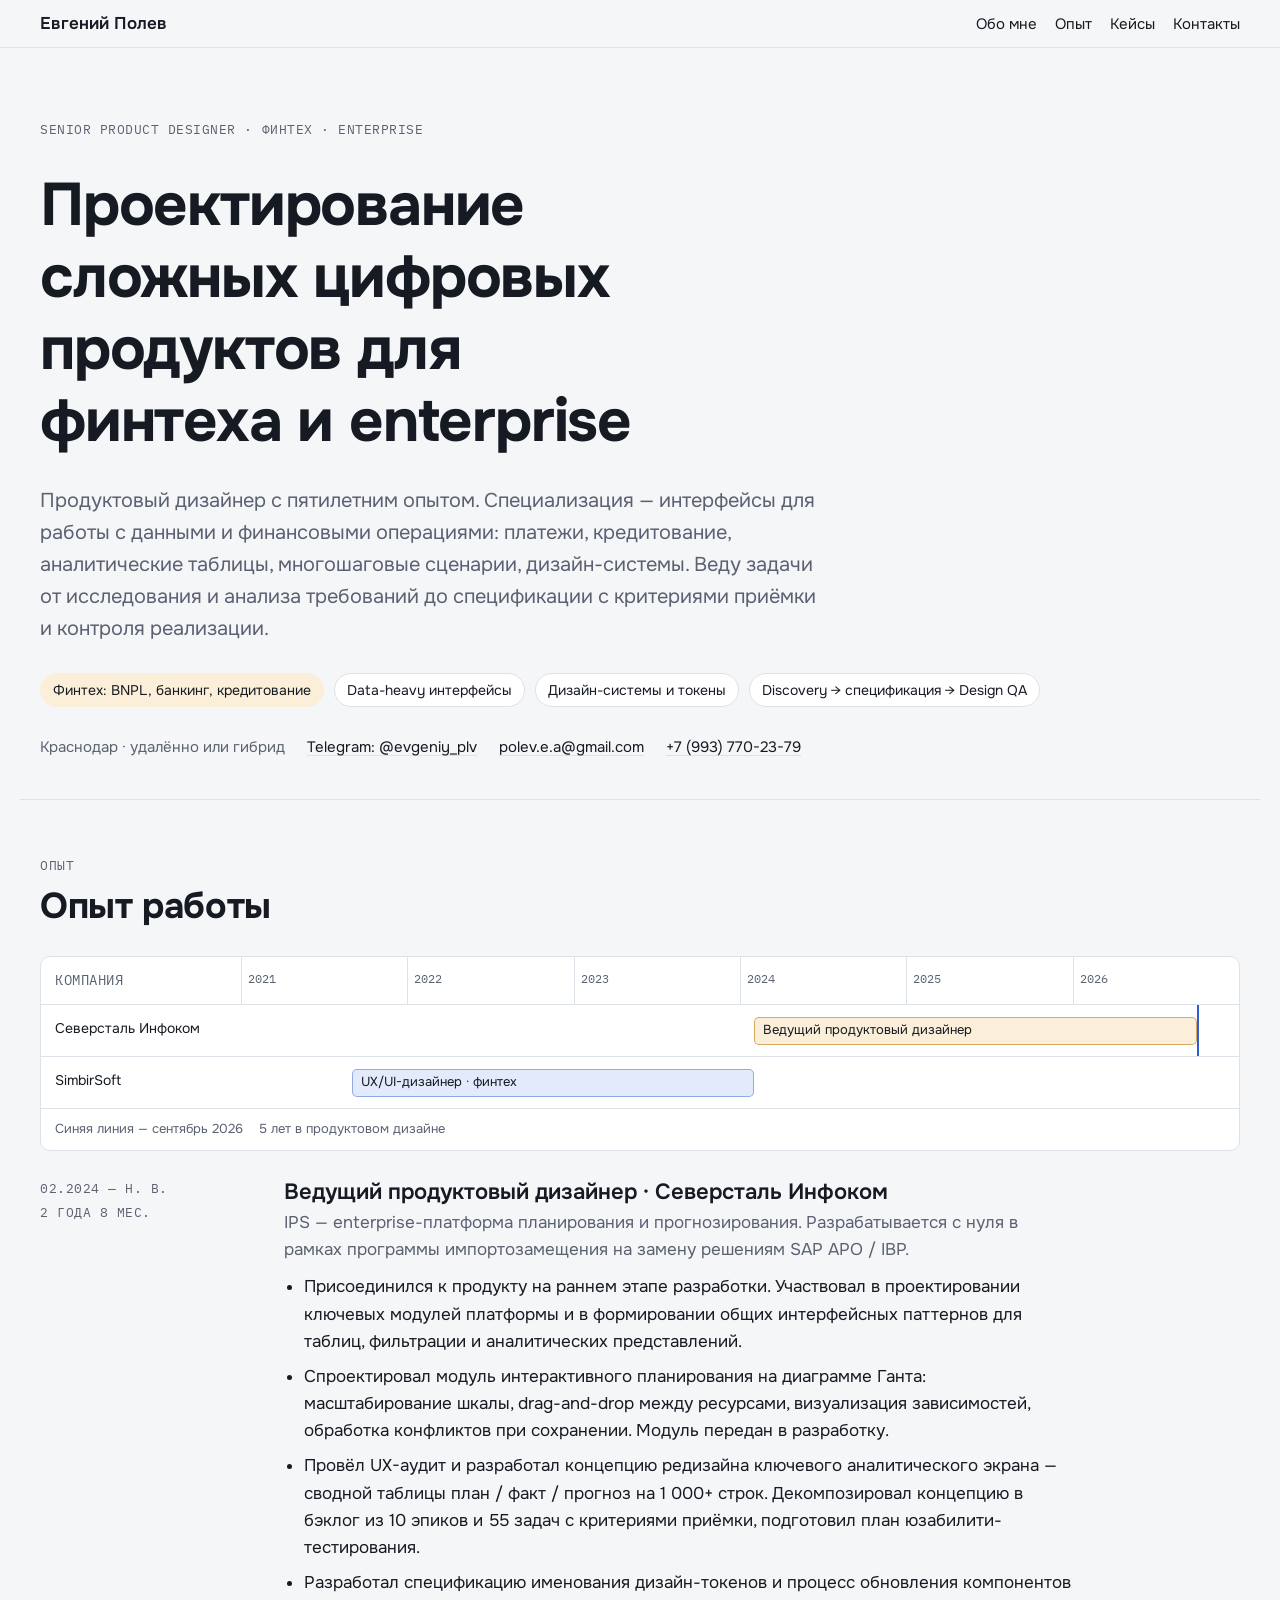
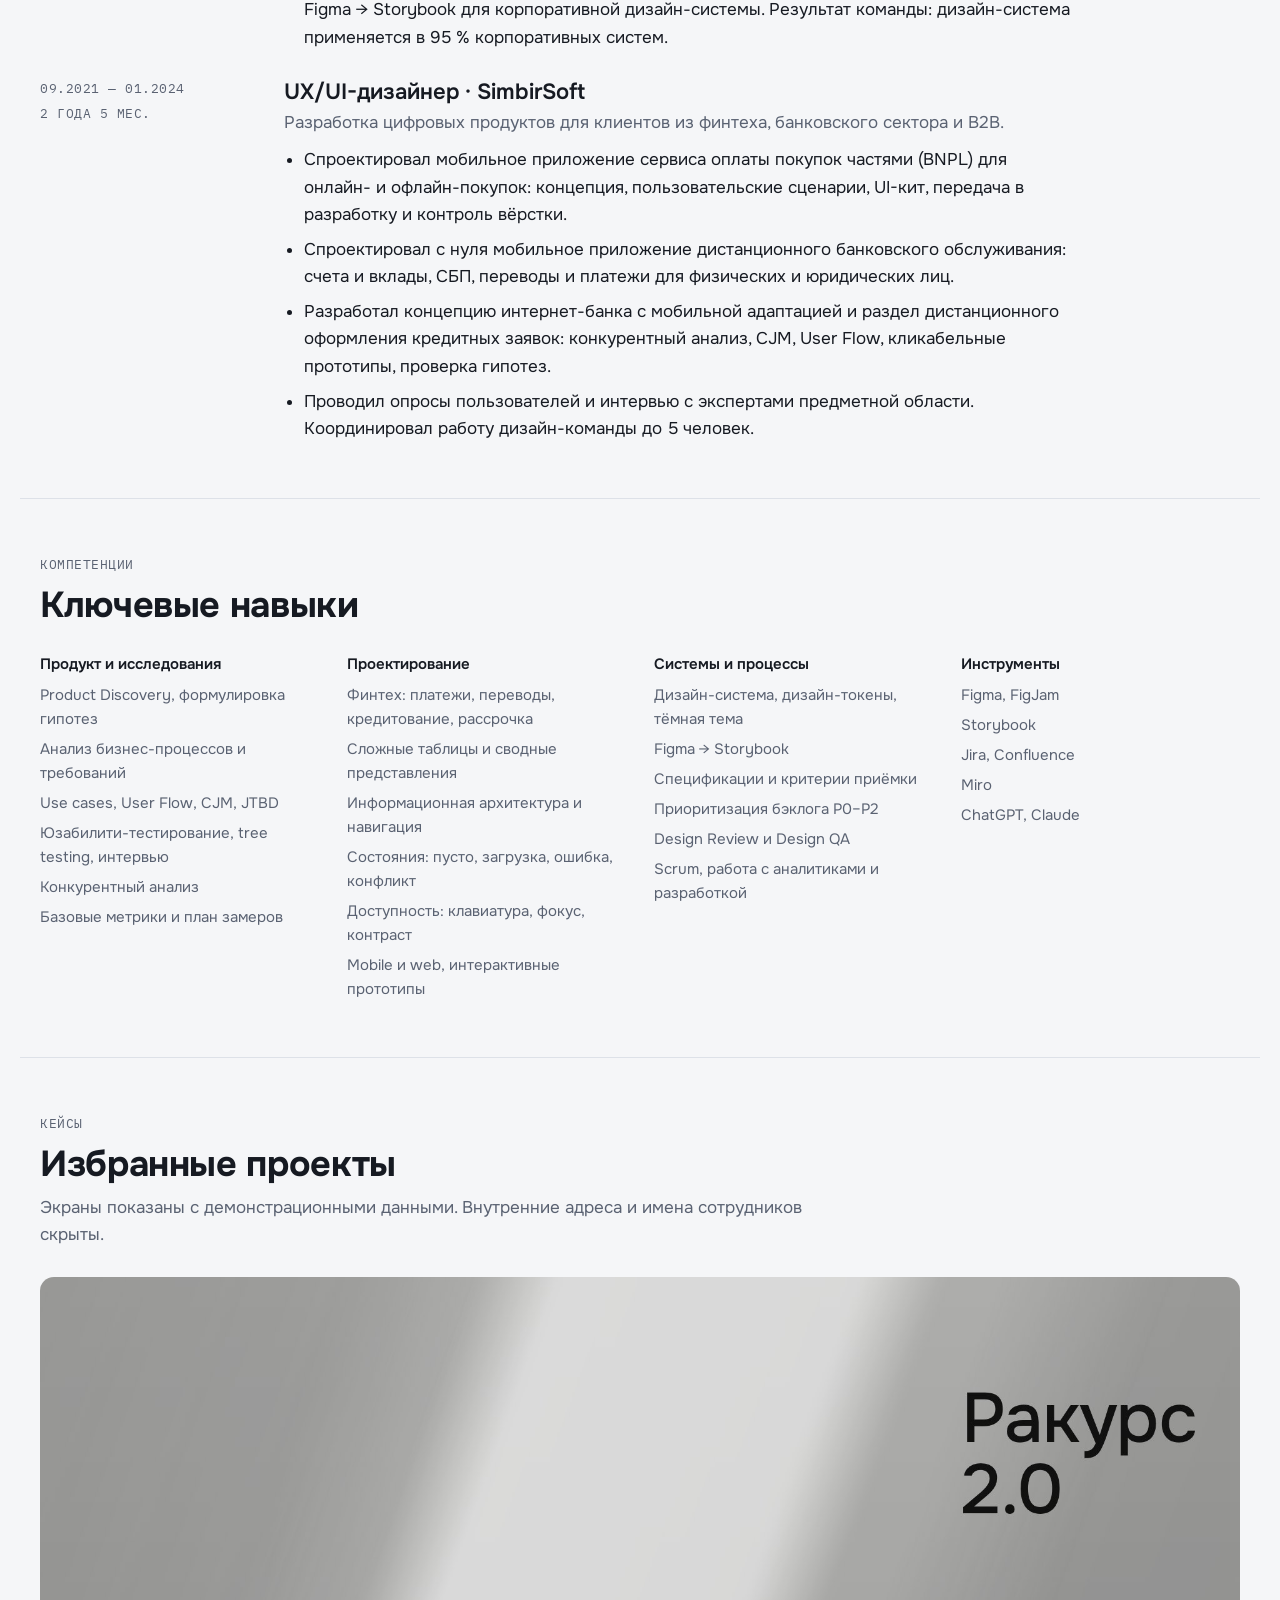
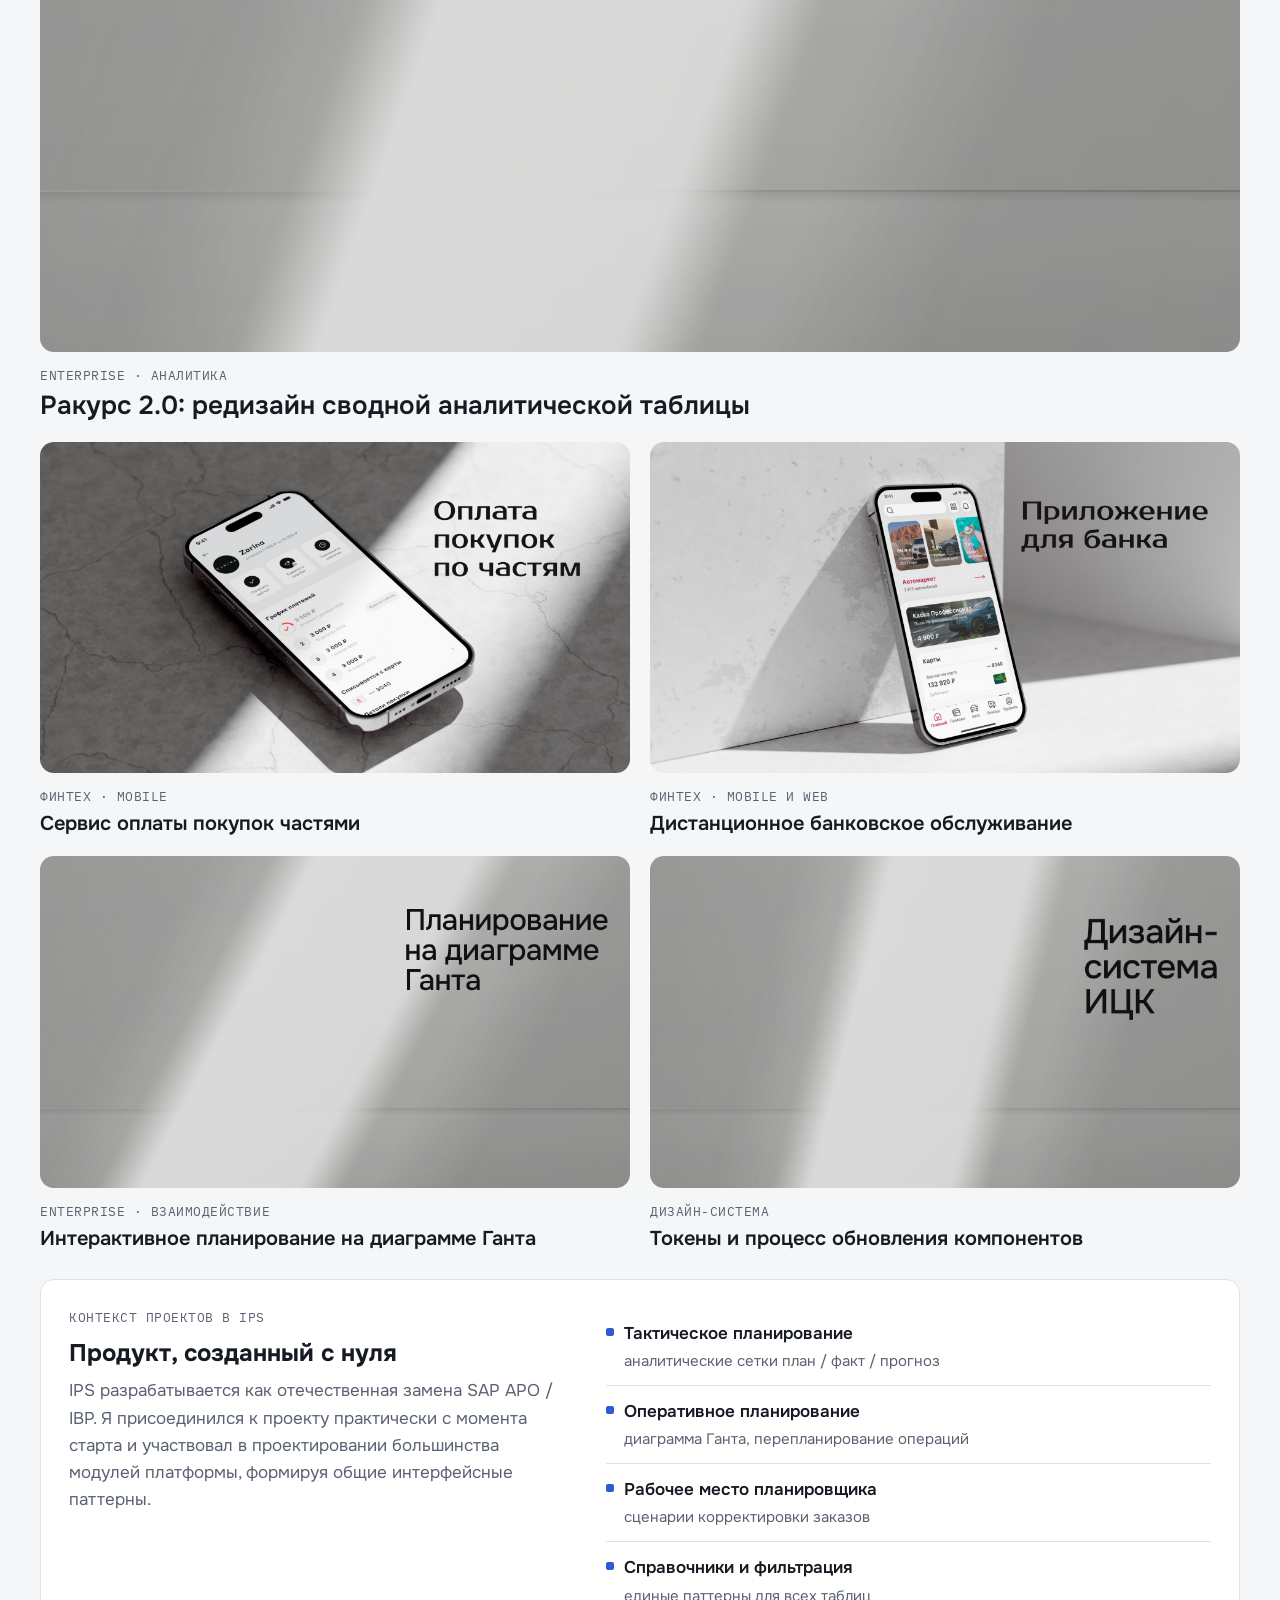
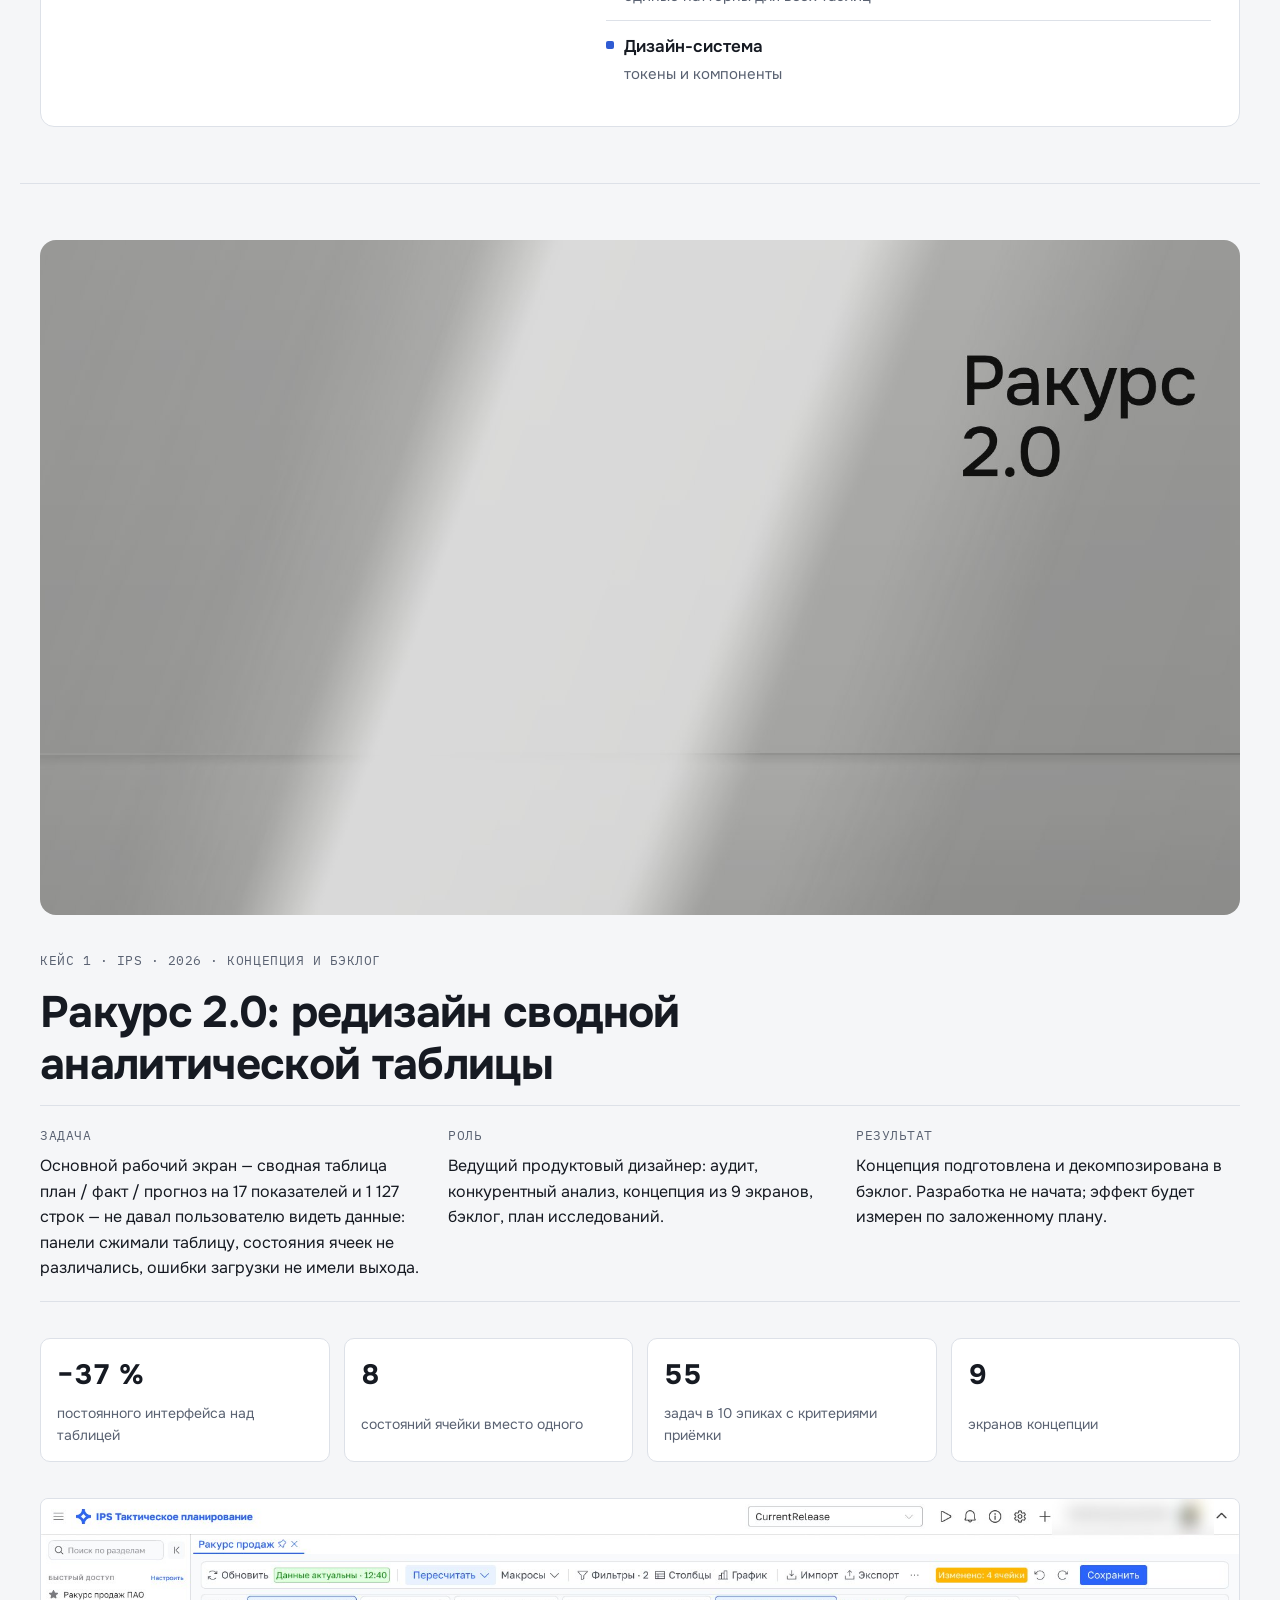
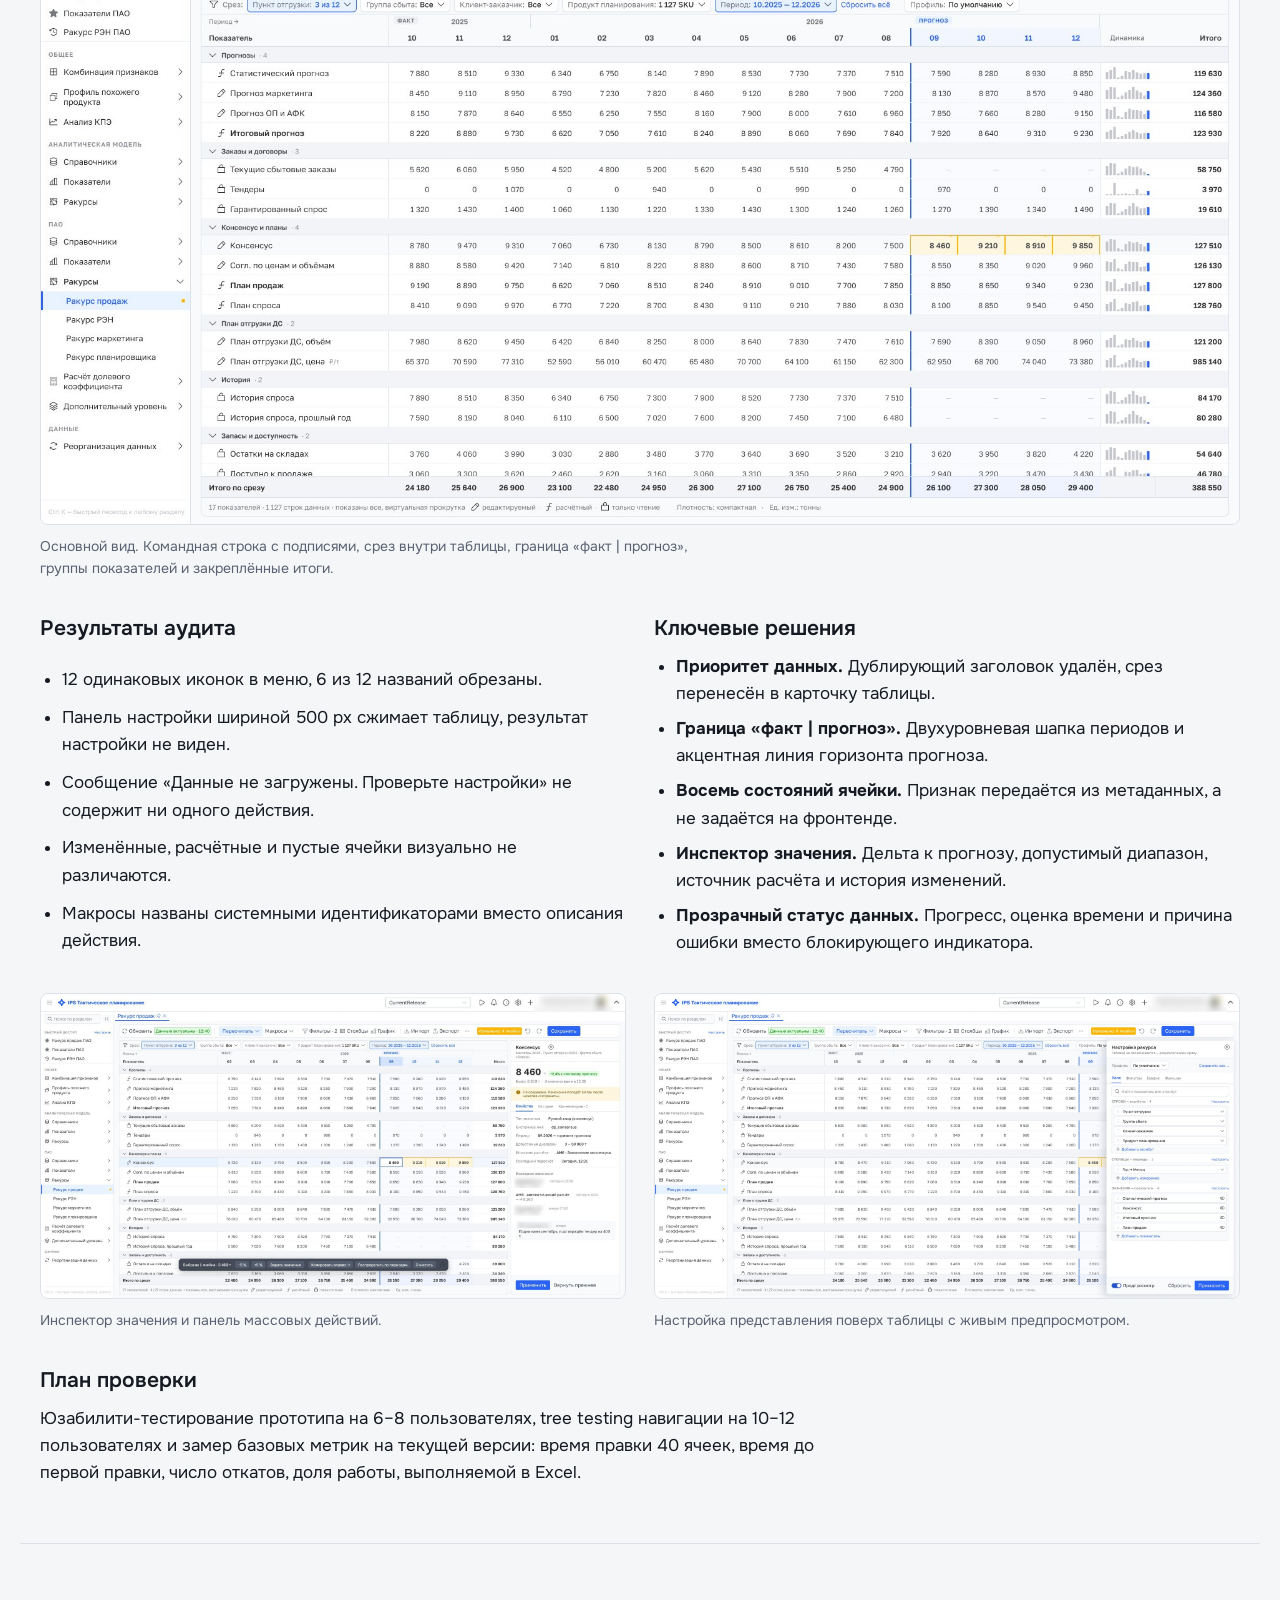
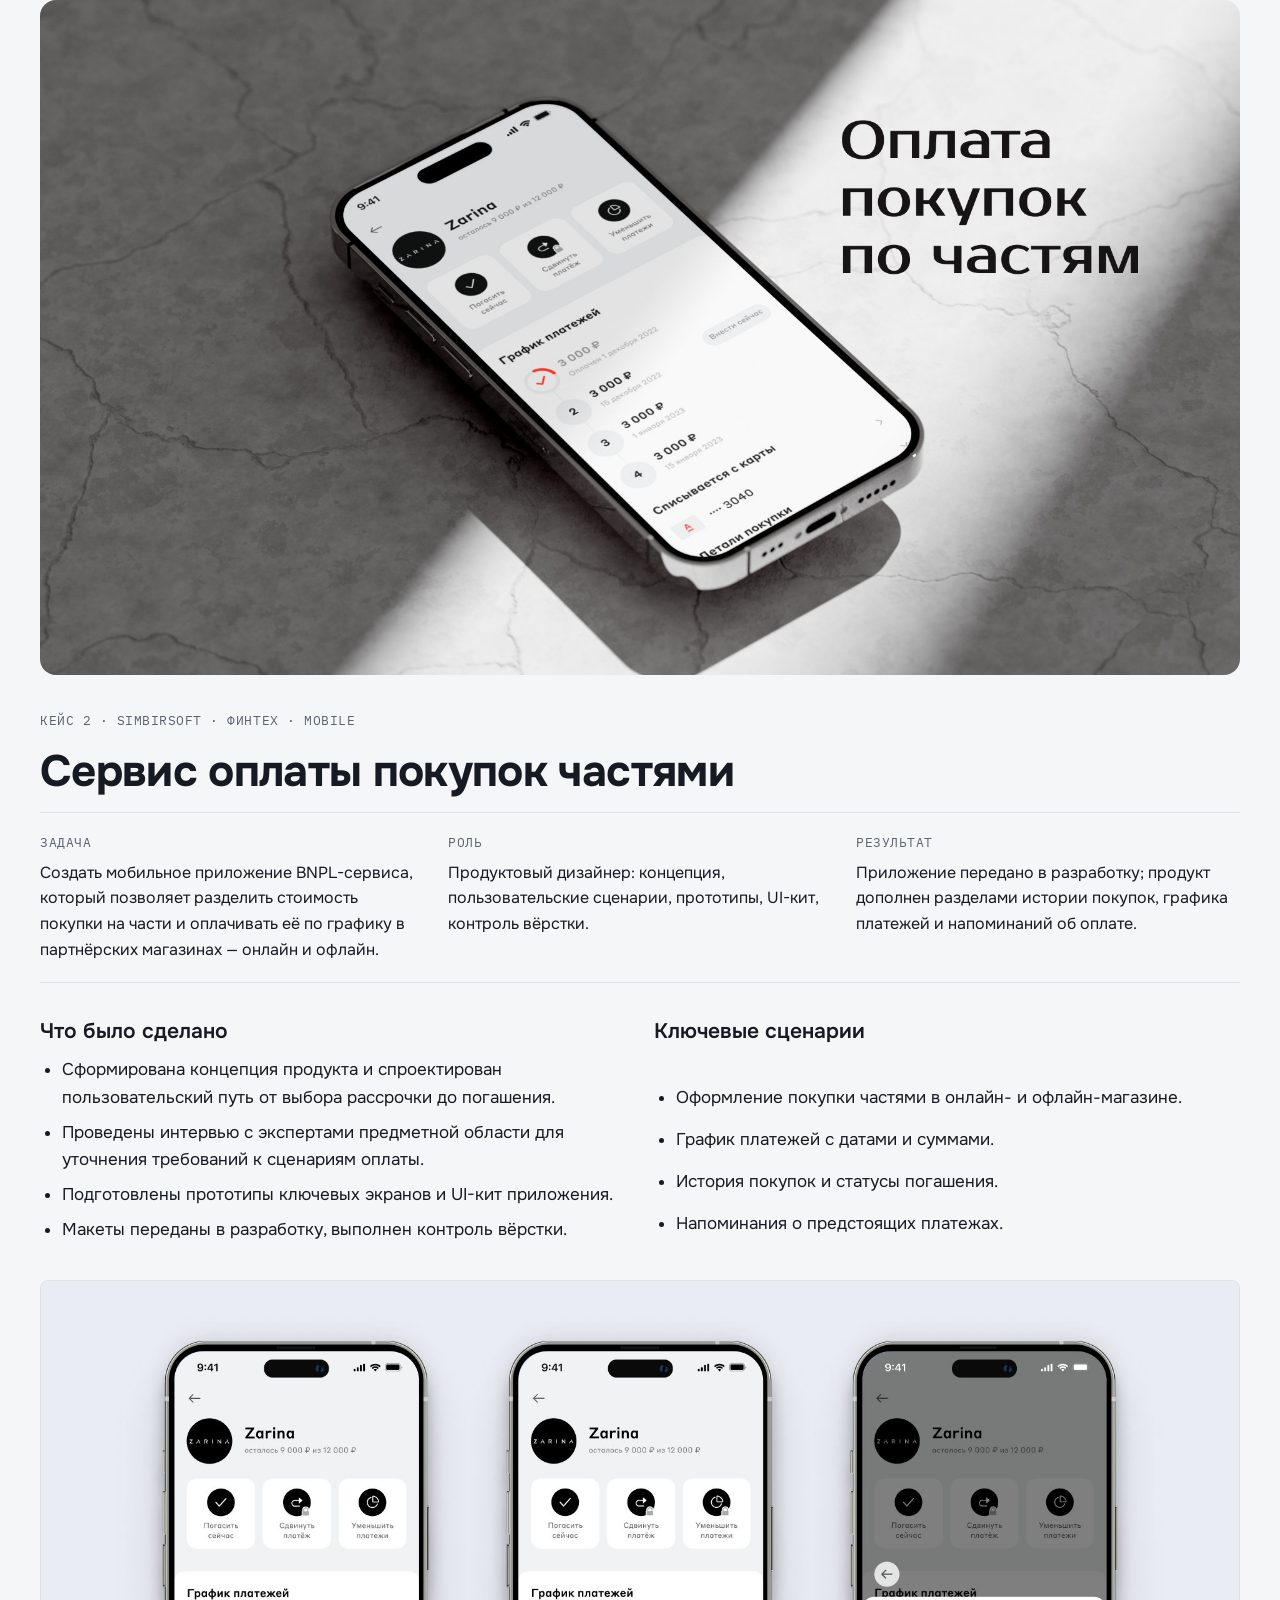
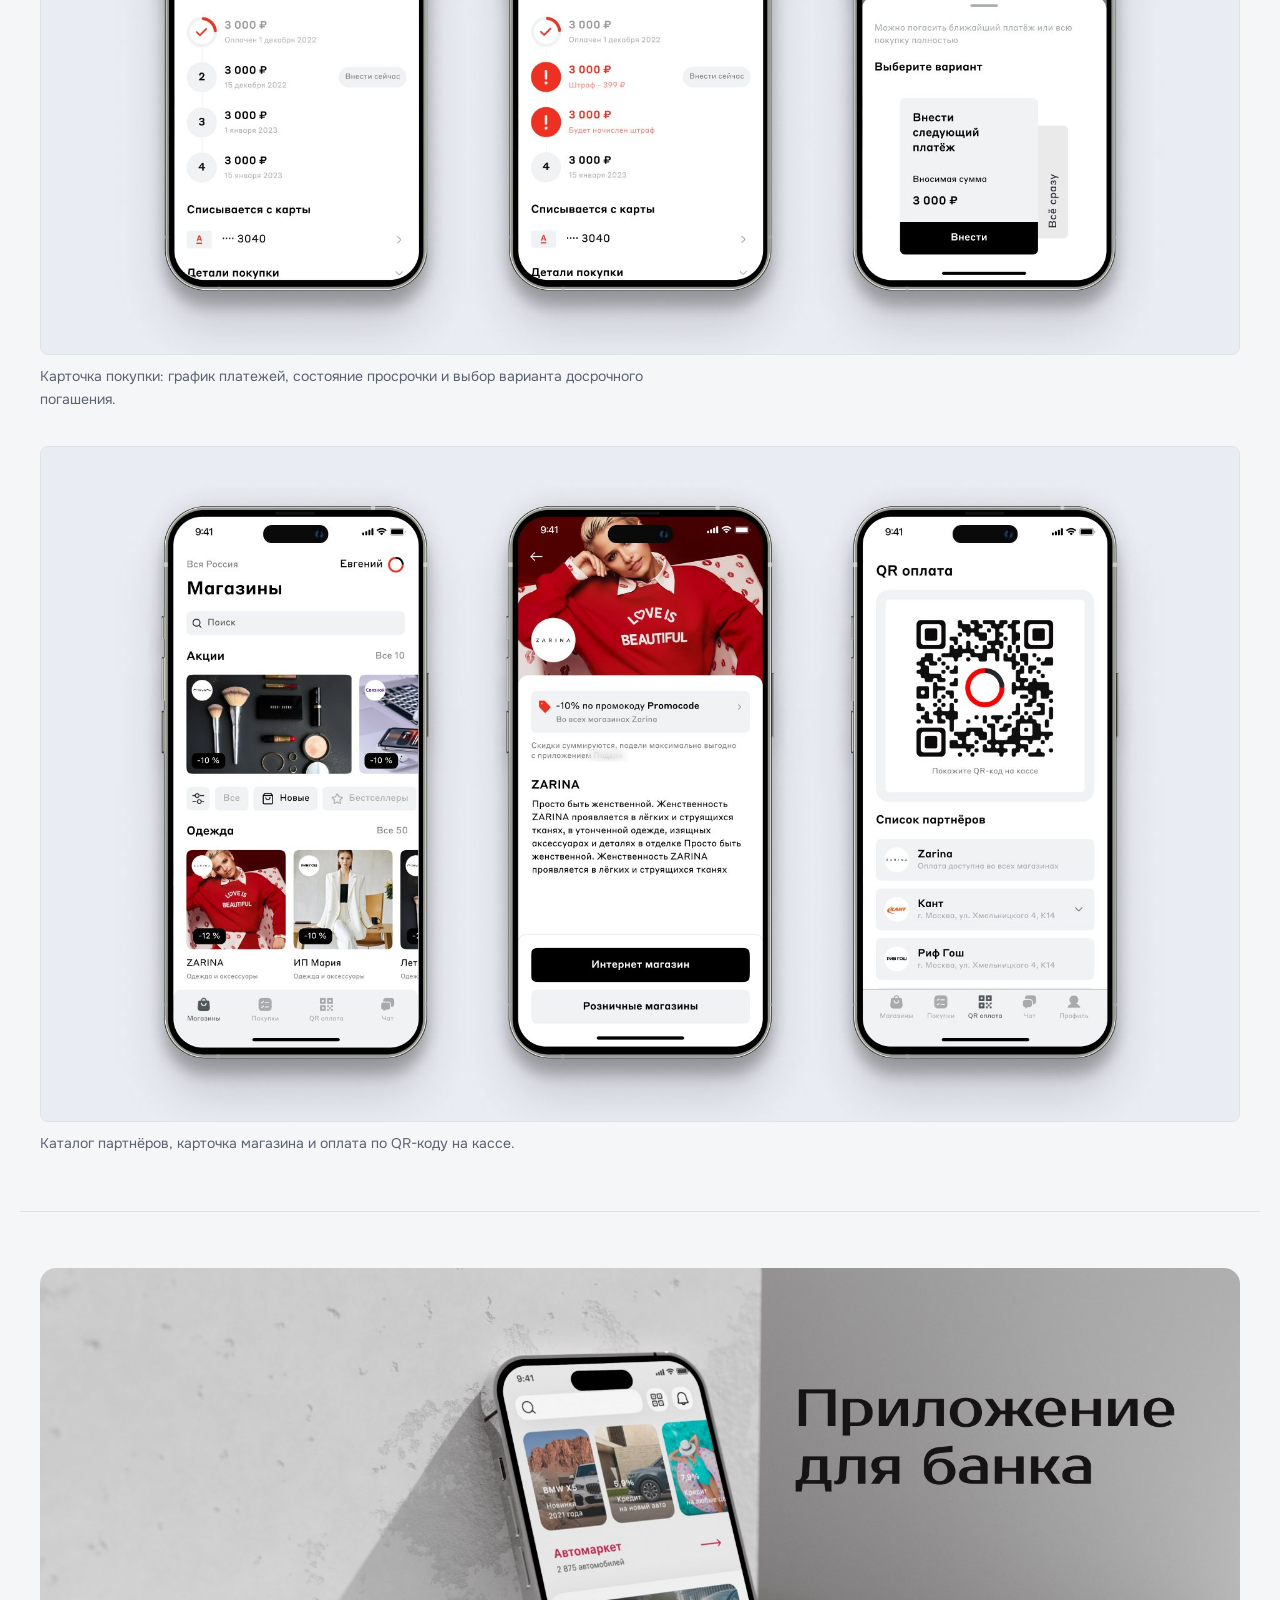
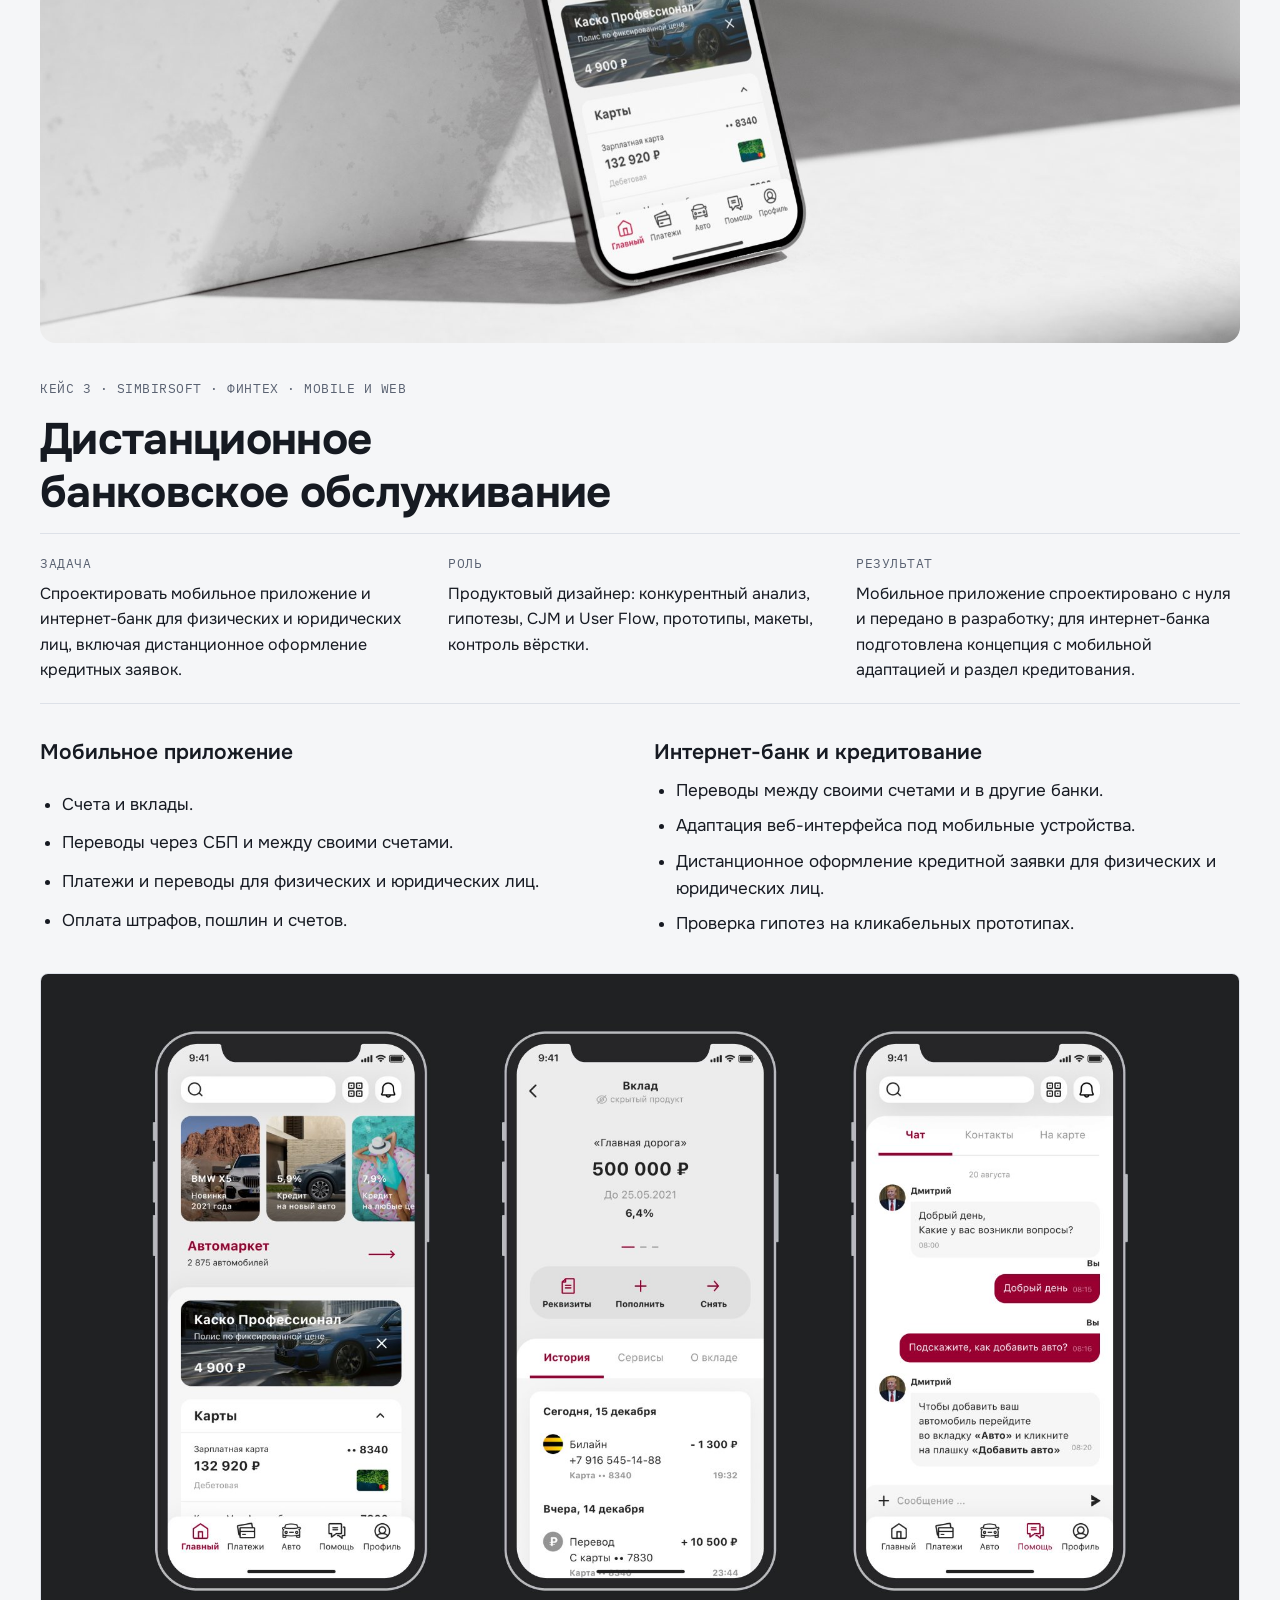
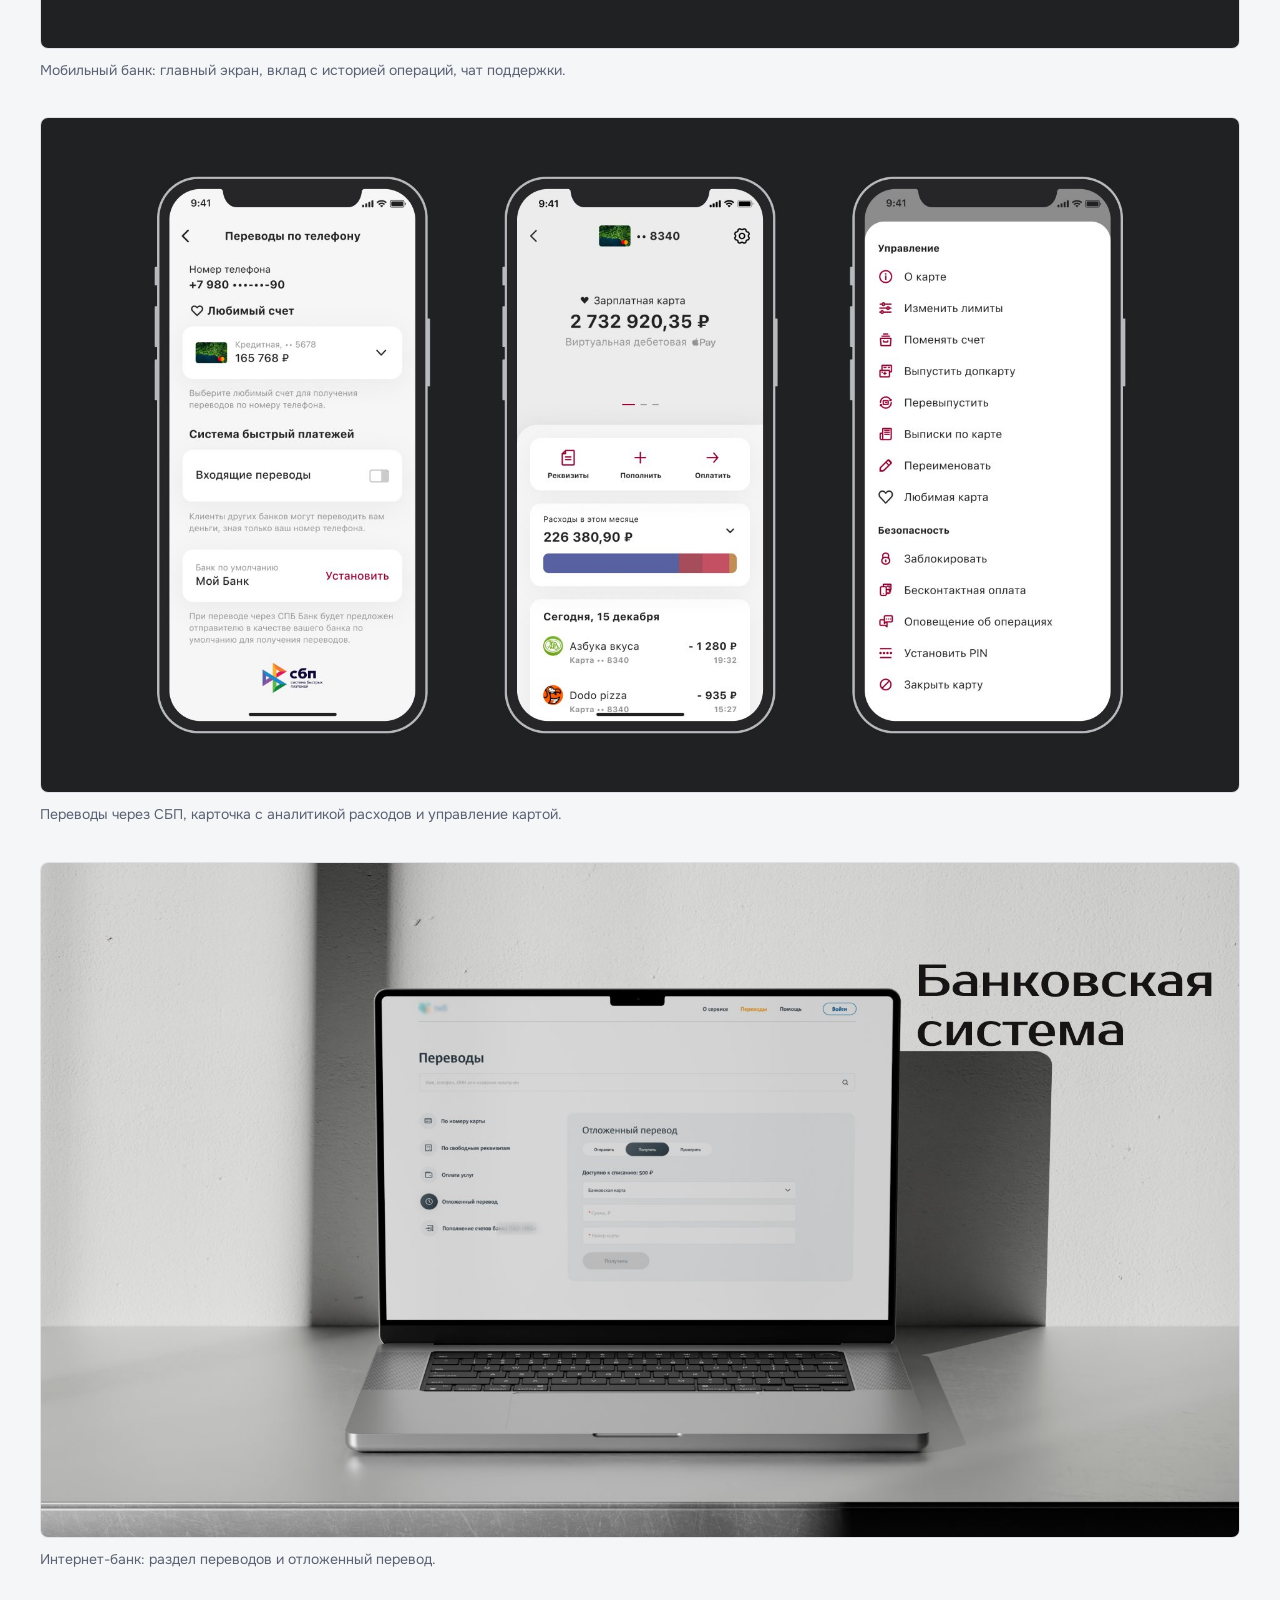
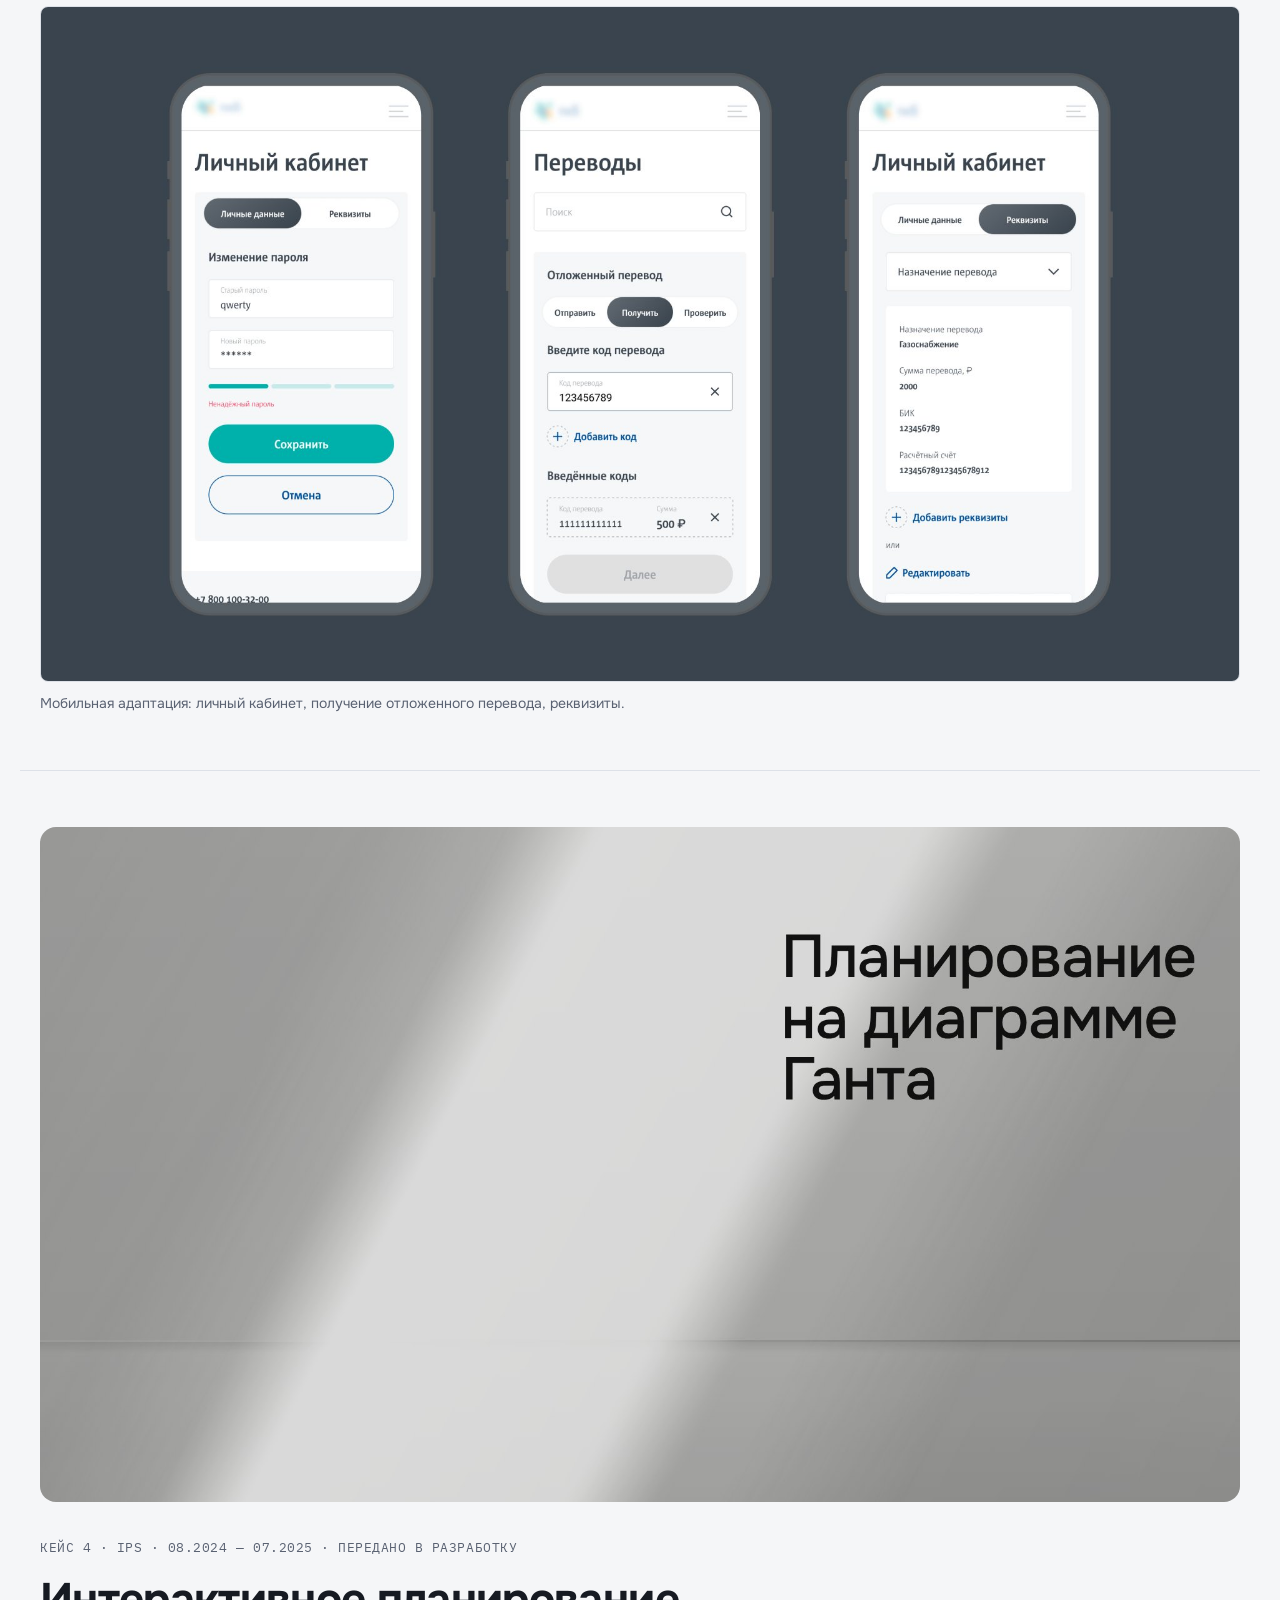
<file: index.html>
<!doctype html>
<html lang="ru">
<head>
<meta charset="utf-8">
<meta name="viewport" content="width=device-width, initial-scale=1, viewport-fit=cover">
<title>Евгений Полев — продуктовый дизайнер</title>
<meta name="description" content="Евгений Полев, Senior Product Designer. Финтех и enterprise-продукты: BNPL, банкинг, сложные таблицы, дизайн-системы.">
<link rel="stylesheet" href="assets/fonts/fonts.css">
<link rel="preconnect" href="https://fonts.googleapis.com">
<link rel="preconnect" href="https://fonts.gstatic.com" crossorigin>
<link rel="stylesheet" href="https://fonts.googleapis.com/css2?family=Onest:wght@400;500;600;700&family=IBM+Plex+Mono:wght@400;500&display=swap">
<style>
/* Layout: одна колонка ~72ch для текста, широкие иллюстрации до 1200px; кейсы открываются обложками */
:root{
  --bg:#f5f6f8; --surface:#ffffff; --fg:#161a22; --muted:#5a6272; --line:#dde1e8;
  --accent:#b86e00;           /* сигнальный янтарь: «изменено», блочное расписание */
  --accent-soft:#fbefd9;
  --plan:#2f5bd3;             /* плановый синий: граница «факт | прогноз» */
  --plan-soft:#e3eafb;
  --font-body:"Onest",system-ui,-apple-system,"Segoe UI",Roboto,sans-serif;
  --font-mono:"IBM Plex Mono",ui-monospace,"SFMono-Regular",Menlo,Consolas,monospace;
  --wrap:1200px; --text:72ch;
  color-scheme:light;
}
@media (prefers-color-scheme:dark){:root:not([data-theme="light"]){
  --bg:#12151b; --surface:#1a1e26; --fg:#e8ebf1; --muted:#9aa3b3; --line:#2b313c;
  --accent:#f0a93a; --accent-soft:#3a2b12; --plan:#7d9cf2; --plan-soft:#1e2a47; color-scheme:dark}}
:root[data-theme="dark"]{
  --bg:#12151b; --surface:#1a1e26; --fg:#e8ebf1; --muted:#9aa3b3; --line:#2b313c;
  --accent:#f0a93a; --accent-soft:#3a2b12; --plan:#7d9cf2; --plan-soft:#1e2a47; color-scheme:dark}

*{box-sizing:border-box}
html{scroll-behavior:smooth}
@media (prefers-reduced-motion:reduce){html{scroll-behavior:auto}}
body{margin:0;background:var(--bg);color:var(--fg);font:400 17px/1.6 var(--font-body);padding-inline:20px;-webkit-font-smoothing:antialiased}
img{max-width:100%;height:auto;display:block}
a{color:var(--plan);text-underline-offset:3px}
a:focus-visible,button:focus-visible{outline:2px solid var(--plan);outline-offset:3px;border-radius:4px}
h1,h2,h3{text-wrap:balance;line-height:1.2;margin:0}
p{margin:0}
.wrap{max-width:var(--wrap);margin-inline:auto}
.prose{max-width:var(--text)}
.mono{font-family:var(--font-mono);font-size:13px;letter-spacing:.04em;text-transform:uppercase;color:var(--muted)}
.tnum{font-variant-numeric:tabular-nums}

/* top bar */
.bar{position:sticky;top:env(safe-area-inset-top,0px);z-index:5;background:color-mix(in srgb,var(--bg) 88%,transparent);backdrop-filter:blur(8px);border-bottom:1px solid var(--line);margin-inline:-20px;padding:10px 20px}
.bar .wrap{display:flex;gap:16px;align-items:center;justify-content:space-between;flex-wrap:wrap}
.bar nav{display:flex;gap:18px;flex-wrap:wrap}
.bar nav a{color:var(--fg);text-decoration:none;font-size:15px}
.bar nav a:hover{color:var(--plan)}
.bar b{font-weight:600}

/* hero */
.hero{padding-block:72px 40px;display:grid;gap:28px}
.hero h1{font-size:clamp(34px,5.4vw,60px);font-weight:700;letter-spacing:-.02em;max-width:18ch}
.hero .lead{font-size:20px;color:var(--muted);max-width:60ch}
.facts{display:flex;flex-wrap:wrap;gap:10px}
.chip{display:inline-flex;align-items:center;gap:6px;border:1px solid var(--line);background:var(--surface);border-radius:999px;padding:5px 12px;font-size:14px}
.chip.amber{background:var(--accent-soft);border-color:transparent;color:var(--fg)}
.contacts{display:flex;flex-wrap:wrap;gap:8px 22px;font-size:15px;color:var(--muted)}
.contacts span{user-select:all}
.contacts a{color:var(--fg);text-decoration:underline;text-decoration-color:var(--line);text-underline-offset:3px}
.contacts a:hover{color:var(--plan)}

section{padding-block:56px;border-top:1px solid var(--line)}
section > .wrap{display:grid;gap:28px}
section > .wrap > *{min-width:0}
.sec-head{display:grid;gap:8px}
.sec-head h2{font-size:clamp(26px,3.2vw,36px);font-weight:700;letter-spacing:-.01em}

/* timeline — опыт как строки ресурса на диаграмме Ганта */
.gantt{background:var(--surface);border:1px solid var(--line);border-radius:10px;overflow-x:auto}
.gantt-inner{min-width:720px;display:grid;grid-template-columns:200px 1fr}
.g-axis{display:contents}
.g-axis .lbl,.g-row .lbl{padding:12px 14px;border-bottom:1px solid var(--line);font-size:14px}
.g-scale{position:relative;border-bottom:1px solid var(--line);display:grid;grid-template-columns:repeat(var(--years),1fr)}
.g-scale span{font-family:var(--font-mono);font-size:12px;color:var(--muted);padding:12px 6px;border-left:1px solid var(--line)}
.g-row{display:contents}
.g-track{position:relative;border-bottom:1px solid var(--line);min-height:52px}
.g-bar{position:absolute;top:12px;height:28px;border-radius:5px;background:var(--plan-soft);border:1px solid color-mix(in srgb,var(--plan) 45%,transparent);font-size:13px;display:flex;align-items:center;padding-inline:8px;white-space:nowrap;overflow:hidden}
.g-bar.now{background:var(--accent-soft);border-color:color-mix(in srgb,var(--accent) 55%,transparent)}
.g-today{position:absolute;top:0;bottom:0;width:2px;background:var(--plan)}
.g-legend{display:flex;gap:16px;flex-wrap:wrap;padding:10px 14px;font-size:13px;color:var(--muted)}

/* job */
.job{display:grid;grid-template-columns:220px minmax(0,1fr);gap:24px}
.job .meta{display:grid;gap:4px;align-content:start}
.job h3{font-size:22px;font-weight:600}
.job ul{margin:10px 0 0;padding-left:20px;display:grid;gap:8px}

/* skills */
.skills{display:grid;grid-template-columns:repeat(auto-fit,minmax(240px,1fr));gap:28px}
.skills h3{font-size:15px;font-weight:600;margin-bottom:10px}
.skills ul{list-style:none;margin:0;padding:0;display:grid;gap:6px;font-size:15px;color:var(--muted)}


/* case */
.case > .wrap{gap:36px}
.case-head{display:grid;gap:14px}
.case-head h2{font-size:clamp(28px,3.8vw,44px);font-weight:700;letter-spacing:-.015em;max-width:24ch}
.kv{display:grid;grid-template-columns:repeat(auto-fit,minmax(180px,1fr));gap:14px 24px;padding:16px 0;border-block:1px solid var(--line)}
.kv div{display:grid;gap:2px}
.kv b{font-weight:500;font-size:15px}
.block{display:grid;gap:12px}
.block h3{font-size:21px;font-weight:600}
.block ul,.block ol{margin:0;padding-left:22px;display:grid;gap:8px}
.fig{display:grid;gap:10px;margin:0}
.fig img{border-radius:8px;border:1px solid var(--line);background:var(--surface)}
.fig figcaption{font-size:14px;color:var(--muted);max-width:var(--text)}
.fig.scroll{overflow-x:auto}
.fig.scroll img{max-width:none;width:1800px}
.nums{display:grid;grid-template-columns:repeat(auto-fit,minmax(170px,1fr));gap:14px}
.num{background:var(--surface);border:1px solid var(--line);border-radius:10px;padding:14px 16px;display:grid;gap:4px}
.num strong{font-size:28px;font-weight:700;font-variant-numeric:tabular-nums;letter-spacing:-.01em}
.num span{font-size:14px;color:var(--muted)}
.two{display:grid;grid-template-columns:repeat(auto-fit,minmax(300px,1fr));gap:28px}
.two > *{min-width:0}
table.plain{border-collapse:collapse;width:100%;font-size:15px}
table.plain th,table.plain td{text-align:left;padding:9px 10px;border-bottom:1px solid var(--line);vertical-align:top}
table.plain th{font-weight:500;color:var(--muted);font-size:13px;font-family:var(--font-mono);text-transform:uppercase;letter-spacing:.04em}
.tbl{overflow-x:auto}
code{font-family:var(--font-mono);font-size:.88em;overflow-wrap:anywhere}
.note{font-size:15px;color:var(--muted);border-left:3px solid var(--accent);padding-left:14px}

.others{display:grid;grid-template-columns:repeat(auto-fit,minmax(280px,1fr));gap:18px}
.other{background:var(--surface);border:1px solid var(--line);border-radius:10px;padding:18px;display:grid;gap:8px;align-content:start}
.other h3{font-size:18px;font-weight:600}
.other p{font-size:15px;color:var(--muted)}

footer{padding-block:48px 64px;border-top:1px solid var(--line);color:var(--muted);font-size:14px}

@media (max-width:720px){
  body{font-size:16px}
  .job{grid-template-columns:1fr;gap:8px}
  .hero{padding-block:44px 28px}
  .bar nav{gap:12px}
}

/* case covers */
.covers{display:grid;grid-template-columns:repeat(2,minmax(0,1fr));gap:20px}
.cover-card{display:grid;gap:14px;align-content:start;text-decoration:none;color:var(--fg)}
.cover-card img{border-radius:14px;aspect-ratio:16/9;object-fit:cover;width:100%;transition:transform .25s ease,box-shadow .25s ease}
.cover-card:hover img{transform:translateY(-3px);box-shadow:0 18px 40px rgba(20,30,60,.18)}
.cover-card div{display:grid;gap:4px}
.cover-card h3{font-size:20px;font-weight:600}
.cover-card.wide{grid-column:1 / -1}
.cover-card.wide h3{font-size:26px}
@media (prefers-reduced-motion:reduce){.cover-card img{transition:none}}
.ips{display:grid;grid-template-columns:minmax(0,1fr) minmax(0,1.2fr);gap:32px;background:var(--surface);border:1px solid var(--line);border-radius:14px;padding:28px}
.ips > div{display:grid;gap:10px;align-content:start}
.ips h3{font-size:24px;font-weight:700}
.ips p:not(.mono){color:var(--muted)}
.modules{list-style:none;margin:0;padding:0;display:grid;gap:0}
.modules li{display:grid;gap:2px;padding:12px 0 12px 18px;border-bottom:1px solid var(--line);position:relative}
.modules li:last-child{border-bottom:0}
.modules li::before{content:"";position:absolute;left:0;top:20px;width:8px;height:8px;border-radius:2px;background:var(--plan)}
.modules b{font-weight:600}
.modules span{font-size:15px;color:var(--muted)}
.case-cover{border-radius:16px;width:100%;aspect-ratio:16/9;object-fit:cover}
.summary{display:grid;grid-template-columns:repeat(3,minmax(0,1fr));gap:24px;padding:20px 0;border-block:1px solid var(--line)}
.summary > div{display:grid;gap:6px;align-content:start}
.summary p:not(.mono){font-size:16px}
@media (max-width:720px){
  .covers{grid-template-columns:1fr}
  .cover-card.wide h3{font-size:21px}
  .ips{grid-template-columns:1fr;padding:20px}
  .summary{grid-template-columns:1fr;gap:16px}
}
</style>
</head>
<body>

<header class="bar">
  <div class="wrap">
    <b>Евгений Полев</b>
    <nav aria-label="Разделы">
      <a href="#about">Обо мне</a>
      <a href="#experience">Опыт</a>
      <a href="#cases">Кейсы</a>
      <a href="#contacts">Контакты</a>
    </nav>
  </div>
</header>

<main>
<div class="wrap hero" id="about">
  <p class="mono">Senior Product Designer · Финтех · Enterprise</p>
  <h1>Проектирование сложных цифровых продуктов для финтеха и&nbsp;enterprise</h1>
  <p class="lead">Продуктовый дизайнер с пятилетним опытом. Специализация — интерфейсы для работы с данными и финансовыми операциями: платежи, кредитование, аналитические таблицы, многошаговые сценарии, дизайн-системы. Веду задачи от исследования и анализа требований до спецификации с критериями приёмки и контроля реализации.</p>
  <div class="facts">
    <span class="chip amber">Финтех: BNPL, банкинг, кредитование</span>
    <span class="chip">Data-heavy интерфейсы</span>
    <span class="chip">Дизайн-системы и токены</span>
    <span class="chip">Discovery → спецификация → Design QA</span>
  </div>
  <div class="contacts" id="contacts">
    <span>Краснодар · удалённо или гибрид</span>
    <a href="https://t.me/evgeniy_plv">Telegram: @evgeniy_plv</a>
    <a href="mailto:polev.e.a@gmail.com">polev.e.a@gmail.com</a>
    <a href="tel:+79937702379">+7 (993) 770-23-79</a>
  </div>
</div>

<section id="experience">
  <div class="wrap">
    <div class="sec-head">
      <p class="mono">Опыт</p>
      <h2>Опыт работы</h2>
    </div>

    <div class="gantt" role="img" aria-label="Шкала опыта работы по годам: SimbirSoft 09.2021 — 01.2024, Северсталь Инфоком с 02.2024">
      <div class="gantt-inner" style="--years:6">
        <div class="g-axis"><div class="lbl mono">Компания</div><div class="g-scale"><span>2021</span><span>2022</span><span>2023</span><span>2024</span><span>2025</span><span>2026</span></div></div>
        <div class="g-row"><div class="lbl">Северсталь Инфоком</div>
          <div class="g-track"><div class="g-bar now" style="left:51.4%;right:4.2%" title="02.2024 — настоящее время">Ведущий продуктовый дизайнер</div><div class="g-today" style="left:95.8%"></div></div></div>
        <div class="g-row"><div class="lbl">SimbirSoft</div>
          <div class="g-track"><div class="g-bar" style="left:11.1%;right:48.6%" title="09.2021 — 01.2024">UX/UI-дизайнер · финтех</div></div></div>
      </div>
      <div class="g-legend"><span>Синяя линия — сентябрь 2026</span><span>5 лет в продуктовом дизайне</span></div>
    </div>

    <article class="job">
      <div class="meta">
        <span class="mono tnum">02.2024 — н. в.</span>
        <span class="mono">2 года 8 мес.</span>
      </div>
      <div>
        <h3>Ведущий продуктовый дизайнер · Северсталь Инфоком</h3>
        <p class="prose" style="color:var(--muted);margin-top:4px">IPS — enterprise-платформа планирования и прогнозирования. Разрабатывается с нуля в рамках программы импортозамещения на замену решениям SAP APO / IBP.</p>
        <ul class="prose">
          <li>Присоединился к продукту на раннем этапе разработки. Участвовал в проектировании ключевых модулей платформы и в формировании общих интерфейсных паттернов для таблиц, фильтрации и аналитических представлений.</li>
          <li>Спроектировал модуль интерактивного планирования на диаграмме Ганта: масштабирование шкалы, drag-and-drop между ресурсами, визуализация зависимостей, обработка конфликтов при сохранении. Модуль передан в разработку.</li>
          <li>Провёл UX-аудит и разработал концепцию редизайна ключевого аналитического экрана — сводной таблицы план / факт / прогноз на 1&nbsp;000+ строк. Декомпозировал концепцию в бэклог из 10 эпиков и 55 задач с критериями приёмки, подготовил план юзабилити-тестирования.</li>
          <li>Разработал спецификацию именования дизайн-токенов и процесс обновления компонентов Figma → Storybook для корпоративной дизайн-системы. Результат команды: дизайн-система применяется в 95&nbsp;% корпоративных систем.</li>
        </ul>
      </div>
    </article>

    <article class="job">
      <div class="meta">
        <span class="mono tnum">09.2021 — 01.2024</span>
        <span class="mono">2 года 5 мес.</span>
      </div>
      <div>
        <h3>UX/UI-дизайнер · SimbirSoft</h3>
        <p class="prose" style="color:var(--muted);margin-top:4px">Разработка цифровых продуктов для клиентов из финтеха, банковского сектора и B2B.</p>
        <ul class="prose">
          <li>Спроектировал мобильное приложение сервиса оплаты покупок частями (BNPL) для онлайн- и офлайн-покупок: концепция, пользовательские сценарии, UI-кит, передача в разработку и контроль вёрстки.</li>
          <li>Спроектировал с нуля мобильное приложение дистанционного банковского обслуживания: счета и вклады, СБП, переводы и платежи для физических и юридических лиц.</li>
          <li>Разработал концепцию интернет-банка с мобильной адаптацией и раздел дистанционного оформления кредитных заявок: конкурентный анализ, CJM, User Flow, кликабельные прототипы, проверка гипотез.</li>
          <li>Проводил опросы пользователей и интервью с экспертами предметной области. Координировал работу дизайн-команды до 5 человек.</li>
        </ul>
      </div>
    </article>
  </div>
</section>

<section>
  <div class="wrap">
    <div class="sec-head">
      <p class="mono">Компетенции</p>
      <h2>Ключевые навыки</h2>
    </div>
    <div class="skills">
      <div><h3>Продукт и исследования</h3><ul>
        <li>Product Discovery, формулировка гипотез</li><li>Анализ бизнес-процессов и требований</li><li>Use cases, User Flow, CJM, JTBD</li><li>Юзабилити-тестирование, tree testing, интервью</li><li>Конкурентный анализ</li><li>Базовые метрики и план замеров</li></ul></div>
      <div><h3>Проектирование</h3><ul>
        <li>Финтех: платежи, переводы, кредитование, рассрочка</li><li>Сложные таблицы и сводные представления</li><li>Информационная архитектура и навигация</li><li>Состояния: пусто, загрузка, ошибка, конфликт</li><li>Доступность: клавиатура, фокус, контраст</li><li>Mobile и web, интерактивные прототипы</li></ul></div>
      <div><h3>Системы и процессы</h3><ul>
        <li>Дизайн-система, дизайн-токены, тёмная тема</li><li>Figma → Storybook</li><li>Спецификации и критерии приёмки</li><li>Приоритизация бэклога P0–P2</li><li>Design Review и Design QA</li><li>Scrum, работа с аналитиками и разработкой</li></ul></div>
      <div><h3>Инструменты</h3><ul>
        <li>Figma, FigJam</li><li>Storybook</li><li>Jira, Confluence</li><li>Miro</li><li>ChatGPT, Claude</li></ul></div>
    </div>
  </div>
</section>

<section id="cases">
  <div class="wrap">
    <div class="sec-head">
      <p class="mono">Кейсы</p>
      <h2>Избранные проекты</h2>
      <p class="prose" style="color:var(--muted)">Экраны показаны с демонстрационными данными. Внутренние адреса и имена сотрудников скрыты.</p>
    </div>
    <div class="covers">
      <a class="cover-card wide" href="#case-rakurs"><img src="assets/img/covers/rakurs.jpg" alt="" width="1920" height="1080"><div><span class="mono">Enterprise · аналитика</span><h3>Ракурс 2.0: редизайн сводной аналитической таблицы</h3></div></a>
      <a class="cover-card" href="#case-bnpl"><img src="assets/img/covers/bnpl.jpg" alt="" width="1920" height="1080" loading="lazy"><div><span class="mono">Финтех · mobile</span><h3>Сервис оплаты покупок частями</h3></div></a>
      <a class="cover-card" href="#case-bank"><img src="assets/img/covers/bank.jpg" alt="" width="1920" height="1080" loading="lazy"><div><span class="mono">Финтех · mobile и web</span><h3>Дистанционное банковское обслуживание</h3></div></a>
      <a class="cover-card" href="#case-gantt"><img src="assets/img/covers/gantt.jpg" alt="" width="1920" height="1080" loading="lazy"><div><span class="mono">Enterprise · взаимодействие</span><h3>Интерактивное планирование на диаграмме Ганта</h3></div></a>
      <a class="cover-card" href="#case-ds"><img src="assets/img/covers/ds.jpg" alt="" width="1920" height="1080" loading="lazy"><div><span class="mono">Дизайн-система</span><h3>Токены и процесс обновления компонентов</h3></div></a>
    </div>

    <div class="ips">
      <div>
        <p class="mono">Контекст проектов в IPS</p>
        <h3>Продукт, созданный с нуля</h3>
        <p>IPS разрабатывается как отечественная замена SAP APO / IBP. Я присоединился к проекту практически с момента старта и участвовал в проектировании большинства модулей платформы, формируя общие интерфейсные паттерны.</p>
      </div>
      <ul class="modules">
        <li><b>Тактическое планирование</b><span>аналитические сетки план / факт / прогноз</span></li>
        <li><b>Оперативное планирование</b><span>диаграмма Ганта, перепланирование операций</span></li>
        <li><b>Рабочее место планировщика</b><span>сценарии корректировки заказов</span></li>
        <li><b>Справочники и фильтрация</b><span>единые паттерны для всех таблиц</span></li>
        <li><b>Дизайн-система</b><span>токены и компоненты</span></li>
      </ul>
    </div>
  </div>
</section>

<!-- CASE: RAKURS -->
<section class="case" id="case-rakurs">
  <div class="wrap">
    <img class="case-cover" src="assets/img/covers/rakurs.jpg" alt="Обложка кейса «Ракурс 2.0»" width="1920" height="1080" loading="lazy">
    <div class="case-head">
      <p class="mono">Кейс 1 · IPS · 2026 · концепция и бэклог</p>
      <h2>Ракурс 2.0: редизайн сводной аналитической таблицы</h2>
      <div class="summary">
        <div><span class="mono">Задача</span><p>Основной рабочий экран — сводная таблица план / факт / прогноз на 17 показателей и 1&nbsp;127 строк — не давал пользователю видеть данные: панели сжимали таблицу, состояния ячеек не различались, ошибки загрузки не имели выхода.</p></div>
        <div><span class="mono">Роль</span><p>Ведущий продуктовый дизайнер: аудит, конкурентный анализ, концепция из 9 экранов, бэклог, план исследований.</p></div>
        <div><span class="mono">Результат</span><p>Концепция подготовлена и декомпозирована в бэклог. Разработка не начата; эффект будет измерен по заложенному плану.</p></div>
      </div>
    </div>

    <div class="nums">
      <div class="num"><strong>−37&nbsp;%</strong><span>постоянного интерфейса над таблицей</span></div>
      <div class="num"><strong>8</strong><span>состояний ячейки вместо одного</span></div>
      <div class="num"><strong>55</strong><span>задач в 10 эпиках с критериями приёмки</span></div>
      <div class="num"><strong>9</strong><span>экранов концепции</span></div>
    </div>

    <figure class="fig">
      <img src="assets/img/rakurs-r1-main.jpg" alt="Основной вид после редизайна: командная строка с подписями, строка среза, двухуровневая шапка периодов с границей факт/прогноз, группы показателей и строка итогов" loading="lazy" width="1920" height="1002">
      <figcaption>Основной вид. Командная строка с подписями, срез внутри таблицы, граница «факт | прогноз», группы показателей и закреплённые итоги.</figcaption>
    </figure>

    <div class="two">
      <div class="block">
        <h3>Результаты аудита</h3>
        <ul>
          <li>12 одинаковых иконок в меню, 6 из 12 названий обрезаны.</li>
          <li>Панель настройки шириной 500&nbsp;px сжимает таблицу, результат настройки не виден.</li>
          <li>Сообщение «Данные не загружены. Проверьте настройки» не содержит ни одного действия.</li>
          <li>Изменённые, расчётные и пустые ячейки визуально не различаются.</li>
          <li>Макросы названы системными идентификаторами вместо описания действия.</li>
        </ul>
      </div>
      <div class="block">
        <h3>Ключевые решения</h3>
        <ul>
          <li><b>Приоритет данных.</b> Дублирующий заголовок удалён, срез перенесён в карточку таблицы.</li>
          <li><b>Граница «факт | прогноз».</b> Двухуровневая шапка периодов и акцентная линия горизонта прогноза.</li>
          <li><b>Восемь состояний ячейки.</b> Признак передаётся из метаданных, а не задаётся на фронтенде.</li>
          <li><b>Инспектор значения.</b> Дельта к прогнозу, допустимый диапазон, источник расчёта и история изменений.</li>
          <li><b>Прозрачный статус данных.</b> Прогресс, оценка времени и причина ошибки вместо блокирующего индикатора.</li>
        </ul>
      </div>
    </div>

    <div class="two">
      <figure class="fig"><img src="assets/img/rakurs-r2-inspector.jpg" alt="Выделена ячейка, справа инспектор со значением, дельтой к прогнозу, историей изменений и комментарием; внизу панель массовых действий" loading="lazy" width="1920" height="1002"><figcaption>Инспектор значения и панель массовых действий.</figcaption></figure>
      <figure class="fig"><img src="assets/img/rakurs-r3-settings.jpg" alt="Панель настройки поверх таблицы с зонами строк, столбцов и значений и переключателем предпросмотра" loading="lazy" width="1920" height="1002"><figcaption>Настройка представления поверх таблицы с живым предпросмотром.</figcaption></figure>
    </div>

    <div class="block prose">
      <h3>План проверки</h3>
      <p>Юзабилити-тестирование прототипа на 6–8 пользователях, tree testing навигации на 10–12 пользователях и замер базовых метрик на текущей версии: время правки 40 ячеек, время до первой правки, число откатов, доля работы, выполняемой в Excel.</p>
    </div>
  </div>
</section>

<!-- CASE: BNPL -->
<section class="case" id="case-bnpl">
  <div class="wrap">
    <img class="case-cover" src="assets/img/covers/bnpl.jpg" alt="Обложка кейса «Сервис оплаты покупок частями»" width="1920" height="1080" loading="lazy">
    <div class="case-head">
      <p class="mono">Кейс 2 · SimbirSoft · финтех · mobile</p>
      <h2>Сервис оплаты покупок частями</h2>
      <div class="summary">
        <div><span class="mono">Задача</span><p>Создать мобильное приложение BNPL-сервиса, который позволяет разделить стоимость покупки на части и оплачивать её по графику в партнёрских магазинах — онлайн и офлайн.</p></div>
        <div><span class="mono">Роль</span><p>Продуктовый дизайнер: концепция, пользовательские сценарии, прототипы, UI-кит, контроль вёрстки.</p></div>
        <div><span class="mono">Результат</span><p>Приложение передано в разработку; продукт дополнен разделами истории покупок, графика платежей и напоминаний об оплате.</p></div>
      </div>
    </div>
    <div class="two">
      <div class="block">
        <h3>Что было сделано</h3>
        <ul>
          <li>Сформирована концепция продукта и спроектирован пользовательский путь от выбора рассрочки до погашения.</li>
          <li>Проведены интервью с экспертами предметной области для уточнения требований к сценариям оплаты.</li>
          <li>Подготовлены прототипы ключевых экранов и UI-кит приложения.</li>
          <li>Макеты переданы в разработку, выполнен контроль вёрстки.</li>
        </ul>
      </div>
      <div class="block">
        <h3>Ключевые сценарии</h3>
        <ul>
          <li>Оформление покупки частями в онлайн- и офлайн-магазине.</li>
          <li>График платежей с датами и суммами.</li>
          <li>История покупок и статусы погашения.</li>
          <li>Напоминания о предстоящих платежах.</li>
        </ul>
      </div>
    </div>
    <figure class="fig">
      <img src="assets/img/fintech/bnpl-1.jpg" alt="Три экрана покупки в рассрочку: график платежей, просроченный платёж со штрафом и выбор варианта погашения" loading="lazy" width="1920" height="1080">
      <figcaption>Карточка покупки: график платежей, состояние просрочки и выбор варианта досрочного погашения.</figcaption>
    </figure>
    <figure class="fig">
      <img src="assets/img/fintech/bnpl-2.jpg" alt="Три экрана: каталог магазинов-партнёров, карточка магазина и оплата по QR-коду" loading="lazy" width="1920" height="1080">
      <figcaption>Каталог партнёров, карточка магазина и оплата по QR-коду на кассе.</figcaption>
    </figure>
  </div>
</section>

<!-- CASE: BANK -->
<section class="case" id="case-bank">
  <div class="wrap">
    <img class="case-cover" src="assets/img/covers/bank.jpg" alt="Обложка кейса «Дистанционное банковское обслуживание»" width="1920" height="1080" loading="lazy">
    <div class="case-head">
      <p class="mono">Кейс 3 · SimbirSoft · финтех · mobile и web</p>
      <h2>Дистанционное банковское обслуживание</h2>
      <div class="summary">
        <div><span class="mono">Задача</span><p>Спроектировать мобильное приложение и интернет-банк для физических и юридических лиц, включая дистанционное оформление кредитных заявок.</p></div>
        <div><span class="mono">Роль</span><p>Продуктовый дизайнер: конкурентный анализ, гипотезы, CJM и User Flow, прототипы, макеты, контроль вёрстки.</p></div>
        <div><span class="mono">Результат</span><p>Мобильное приложение спроектировано с нуля и передано в разработку; для интернет-банка подготовлена концепция с мобильной адаптацией и раздел кредитования.</p></div>
      </div>
    </div>
    <div class="two">
      <div class="block">
        <h3>Мобильное приложение</h3>
        <ul>
          <li>Счета и вклады.</li>
          <li>Переводы через СБП и между своими счетами.</li>
          <li>Платежи и переводы для физических и юридических лиц.</li>
          <li>Оплата штрафов, пошлин и счетов.</li>
        </ul>
      </div>
      <div class="block">
        <h3>Интернет-банк и кредитование</h3>
        <ul>
          <li>Переводы между своими счетами и в другие банки.</li>
          <li>Адаптация веб-интерфейса под мобильные устройства.</li>
          <li>Дистанционное оформление кредитной заявки для физических и юридических лиц.</li>
          <li>Проверка гипотез на кликабельных прототипах.</li>
        </ul>
      </div>
    </div>
    <figure class="fig">
      <img src="assets/img/fintech/bank-mobile-1.jpg" alt="Три экрана мобильного банка: главный экран с картами, карточка вклада с историей операций, чат поддержки" loading="lazy" width="1920" height="1080">
      <figcaption>Мобильный банк: главный экран, вклад с историей операций, чат поддержки.</figcaption>
    </figure>
    <figure class="fig">
      <img src="assets/img/fintech/bank-mobile-2.jpg" alt="Три экрана: переводы по номеру телефона через СБП, карточка карты с расходами за месяц, управление картой" loading="lazy" width="1920" height="1080">
      <figcaption>Переводы через СБП, карточка с аналитикой расходов и управление картой.</figcaption>
    </figure>
    <figure class="fig">
      <img src="assets/img/fintech/bank-web-cover.jpg" alt="Интернет-банк на ноутбуке: раздел переводов, форма отложенного перевода" loading="lazy" width="1920" height="1080">
      <figcaption>Интернет-банк: раздел переводов и отложенный перевод.</figcaption>
    </figure>
    <figure class="fig">
      <img src="assets/img/fintech/bank-web-2.jpg" alt="Мобильная версия интернет-банка: личный кабинет, ввод кода отложенного перевода, реквизиты" loading="lazy" width="1920" height="1080">
      <figcaption>Мобильная адаптация: личный кабинет, получение отложенного перевода, реквизиты.</figcaption>
    </figure>
  </div>
</section>

<!-- CASE: GANTT -->
<section class="case" id="case-gantt">
  <div class="wrap">
    <img class="case-cover" src="assets/img/covers/gantt.jpg" alt="Обложка кейса «Интерактивное планирование на диаграмме Ганта»" width="1920" height="1080" loading="lazy">
    <div class="case-head">
      <p class="mono">Кейс 4 · IPS · 08.2024 — 07.2025 · передано в разработку</p>
      <h2>Интерактивное планирование на диаграмме Ганта</h2>
      <div class="summary">
        <div><span class="mono">Задача</span><p>Дать пользователю возможность не только просматривать загрузку ресурсов, но и изменять план непосредственно на шкале времени с учётом зависимостей между операциями.</p></div>
        <div><span class="mono">Роль</span><p>Продуктовый дизайнер модуля: анализ процесса и алгоритмов, use cases, структура экрана, состояния, паттерны взаимодействия.</p></div>
        <div><span class="mono">Результат</span><p>Решение прошло три итерации с аналитиками и разработкой и передано в разработку.</p></div>
      </div>
    </div>

    <figure class="fig">
      <img src="assets/img/gantt-overview.jpg" alt="Экран планирования: ресурсы по строкам, дни по столбцам, блочное расписание отдельной полосой" loading="lazy" width="1920" height="1002">
      <figcaption>Ресурсы по строкам, время по столбцам, блочное расписание выделено отдельной полосой.</figcaption>
    </figure>

    <div class="two">
      <div class="block">
        <h3>Сложность</h3>
        <ul>
          <li>Цепочки зависимостей: перенос одной операции сдвигает связанные.</li>
          <li>Три алгоритма размещения: без ограничений, в свободный слот, в занятый слот.</li>
          <li>Проверка прав и конфликты при сохранении.</li>
          <li>Высокая плотность объектов на одном экране.</li>
        </ul>
      </div>
      <div class="block">
        <h3>Решения</h3>
        <ul>
          <li><b>Прямая манипуляция.</b> Drag-and-drop вместо формы выбора ресурса и времени.</li>
          <li><b>Видимые зависимости.</b> При выделении операции подсвечивается вся цепочка.</li>
          <li><b>Масштаб как контекст.</b> Часы, дни и недели определяют и отображение, и доступные действия.</li>
          <li><b>Объяснимые ошибки.</b> Система сообщает причину отказа, а не отменяет действие без пояснений.</li>
        </ul>
      </div>
    </div>

    <figure class="fig">
      <img src="assets/img/gantt-error.jpg" alt="Выбрана операция, показана цепочка связей через три ресурса и уведомление: нет свободного интервала для связанной операции" loading="lazy" width="1920" height="1002">
      <figcaption>Перенос операции со связанной цепочкой и сообщение о причине отказа.</figcaption>
    </figure>
  </div>
</section>

<!-- CASE: DS -->
<section class="case" id="case-ds">
  <div class="wrap">
    <img class="case-cover" src="assets/img/covers/ds.jpg" alt="Обложка кейса «Дизайн-система ИЦК»" width="1920" height="1080" loading="lazy">
    <div class="case-head">
      <p class="mono">Кейс 5 · дизайн-система ИЦК · командный проект</p>
      <h2>Токены и процесс обновления компонентов</h2>
      <div class="summary">
        <div><span class="mono">Задача</span><p>Устранить несогласованное именование токенов и риск незаметных регрессий при обновлении компонентов в коде.</p></div>
        <div><span class="mono">Роль</span><p>Спецификация токенов, процесс Figma → Storybook, проектирование компонентов.</p></div>
        <div><span class="mono">Результат</span><p>Правила именования и процесс обновления внедрены в работу команды. Дизайн-система применяется в 95&nbsp;% корпоративных систем — результат команды.</p></div>
      </div>
    </div>
    <div class="two">
      <div class="block">
        <h3>Спецификация токенов</h3>
        <ul>
          <li>Единый порядок атрибутов: префикс типа → адрес элемента → свойство → состояние → размер → режим.</li>
          <li>Составные атрибуты через «_»: <code>padding_h</code>, <code>size_w_max</code>.</li>
          <li>Логический компонент <code>fild</code> заменяет десятки уникальных токенов полей формы.</li>
        </ul>
      </div>
      <div class="block">
        <h3>Процесс обновления</h3>
        <ul>
          <li>Алгоритм переноса изменений из Figma в Storybook с синхронизацией токенов.</li>
          <li>Сценарий согласования, если изменение затрагивает другие компоненты.</li>
          <li>Пока изменение не попало в код, макеты используют текущую версию компонента.</li>
        </ul>
      </div>
    </div>
    <figure class="fig" style="max-width:760px">
      <img src="assets/img/ds-tokens-spec.jpg" alt="Страница спецификации токенов: правило следования атрибутов, правила наименования, примеры переименования" loading="lazy" width="1497" height="3139">
      <figcaption>Спецификация токенов: <code>--dropdown-padding-menu-horizont</code> → <code>--dropdown-menu-padding_h</code>.</figcaption>
    </figure>
  </div>
</section>

<section id="education">
  <div class="wrap">
    <div class="sec-head">
      <p class="mono">Образование</p>
      <h2>Образование</h2>
    </div>
    <div class="others">
      <div class="other"><span class="mono">Профессиональная подготовка</span><h3>Школа UX/UI-дизайна Everest</h3><p>Исследования, сценарии и информационная архитектура, прототипирование, веб и мобильные интерфейсы.</p></div>
      <div class="other"><span class="mono">Курсы</span><h3>Uprock, Helper</h3><p>Исследования, интерфейсы, мобильные приложения.</p></div>
      <div class="other"><span class="mono">Высшее образование</span><h3>Кубанский государственный технологический университет</h3><p>Экспертиза и управление недвижимостью.</p></div>
    </div>
  </div>
</section>
</main>

<footer>
  <div class="wrap">Евгений Полев · Senior Product Designer · обновлено в сентябре 2026</div>
</footer>
</body>
</html>
</file>
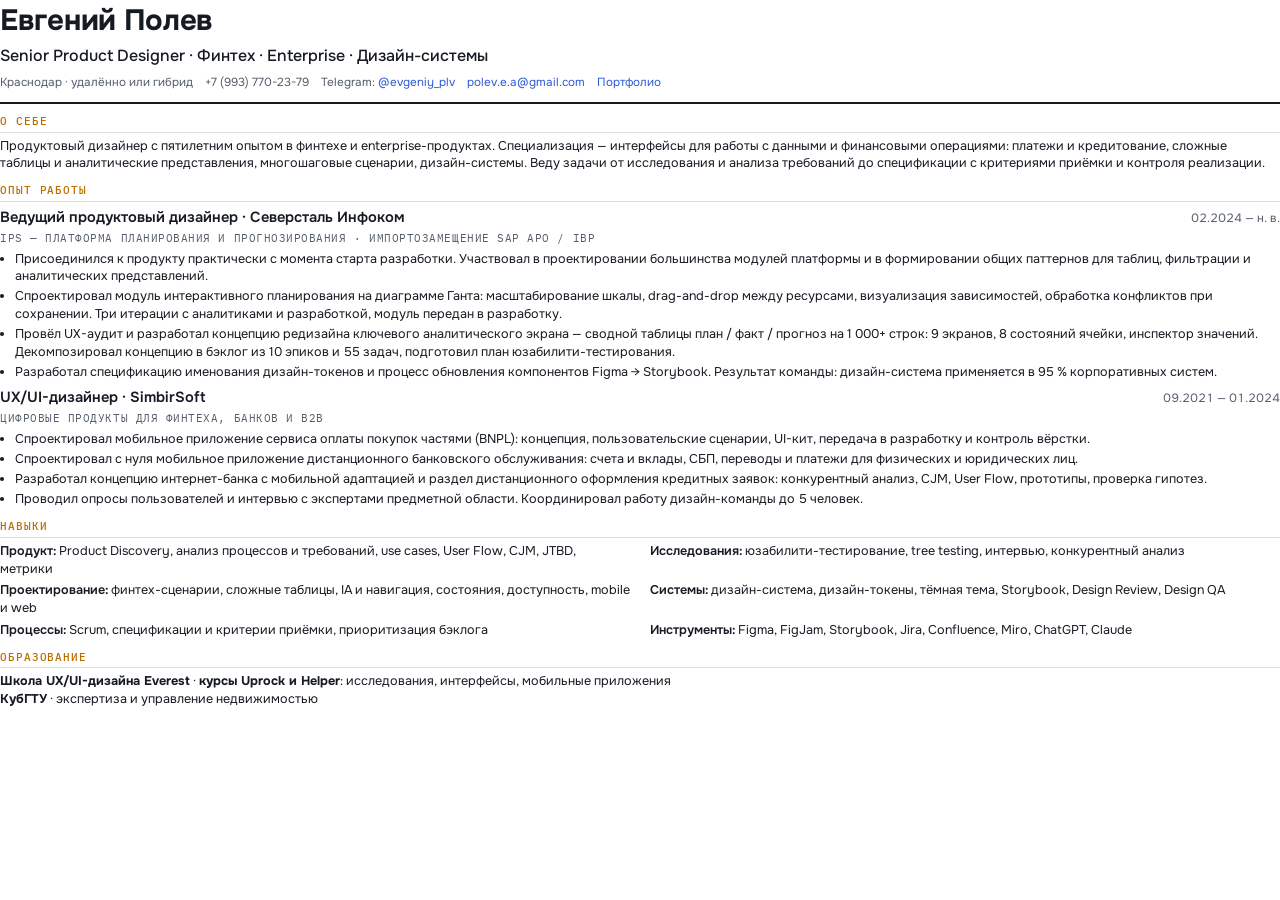
<file: resume.html>
<!doctype html>
<html lang="ru">
<head>
<meta charset="utf-8">
<title>Евгений Полев — резюме</title>
<link rel="stylesheet" href="assets/fonts/fonts.css">
<style>
@page{size:A4;margin:12mm 14mm}
:root{--fg:#161a22;--muted:#555d6c;--line:#d9dde4;--accent:#b86e00;--plan:#2f5bd3}
*{box-sizing:border-box}
body{margin:0;color:var(--fg);background:#fff;font:400 9.5pt/1.4 "Onest",Arial,sans-serif}
h1,h2,h3,p{margin:0}
.mono{font-family:"IBM Plex Mono",monospace;font-size:8pt;letter-spacing:.05em;text-transform:uppercase;color:var(--muted)}
header{display:grid;gap:4px;padding-bottom:10px;border-bottom:2px solid var(--fg)}
h1{font-size:22pt;font-weight:700;letter-spacing:-.01em}
.role{font-size:12pt;font-weight:500}
.contacts{display:flex;flex-wrap:wrap;gap:4px 12px;color:var(--muted);font-size:8.8pt;margin-top:4px}
section{padding-top:9px;display:grid;gap:5px}
h2{font-family:"IBM Plex Mono",monospace;font-size:8.5pt;font-weight:500;letter-spacing:.08em;text-transform:uppercase;color:var(--accent);border-bottom:1px solid var(--line);padding-bottom:3px}
.job{display:grid;gap:3px;break-inside:avoid-page}
.job-head{display:flex;justify-content:space-between;gap:12px;align-items:baseline}
.job h3{font-size:11pt;font-weight:600}
.job .when{font-variant-numeric:tabular-nums;color:var(--muted);font-size:9pt;white-space:nowrap}
ul{margin:2px 0 0;padding-left:15px;display:grid;gap:2.5px}
.grid{display:grid;grid-template-columns:1fr 1fr;gap:4px 20px}
.grid p b{font-weight:600}
a{color:var(--plan);text-decoration:none}
</style>
</head>
<body>
<header>
  <h1>Евгений Полев</h1>
  <p class="role">Senior Product Designer · Финтех · Enterprise · Дизайн-системы</p>
  <div class="contacts">
    <span>Краснодар · удалённо или гибрид</span><span>+7 (993) 770-23-79</span><span>Telegram: <a href="https://t.me/evgeniy_plv">@evgeniy_plv</a></span><span><a href="mailto:polev.e.a@gmail.com">polev.e.a@gmail.com</a></span><span><a href="https://app.notion.com/p/604245236b4b4c4ba1c27b6a5beedbef">Портфолио</a></span>
  </div>
</header>

<section>
  <h2>О себе</h2>
  <p>Продуктовый дизайнер с пятилетним опытом в финтехе и enterprise-продуктах. Специализация — интерфейсы для работы с данными и финансовыми операциями: платежи и кредитование, сложные таблицы и аналитические представления, многошаговые сценарии, дизайн-системы. Веду задачи от исследования и анализа требований до спецификации с критериями приёмки и контроля реализации.</p>
</section>

<section>
  <h2>Опыт работы</h2>
  <div class="job">
    <div class="job-head"><h3>Ведущий продуктовый дизайнер · Северсталь Инфоком</h3><span class="when">02.2024 — н. в.</span></div>
    <p class="mono">IPS — платформа планирования и прогнозирования · импортозамещение SAP APO / IBP</p>
    <ul>
      <li>Присоединился к продукту практически с момента старта разработки. Участвовал в проектировании большинства модулей платформы и в формировании общих паттернов для таблиц, фильтрации и аналитических представлений.</li>
      <li>Спроектировал модуль интерактивного планирования на диаграмме Ганта: масштабирование шкалы, drag-and-drop между ресурсами, визуализация зависимостей, обработка конфликтов при сохранении. Три итерации с аналитиками и разработкой, модуль передан в разработку.</li>
      <li>Провёл UX-аудит и разработал концепцию редизайна ключевого аналитического экрана — сводной таблицы план / факт / прогноз на 1&nbsp;000+ строк: 9 экранов, 8 состояний ячейки, инспектор значений. Декомпозировал концепцию в бэклог из 10 эпиков и 55 задач, подготовил план юзабилити-тестирования.</li>
      <li>Разработал спецификацию именования дизайн-токенов и процесс обновления компонентов Figma → Storybook. Результат команды: дизайн-система применяется в 95&nbsp;% корпоративных систем.</li>
    </ul>
  </div>
  <div class="job">
    <div class="job-head"><h3>UX/UI-дизайнер · SimbirSoft</h3><span class="when">09.2021 — 01.2024</span></div>
    <p class="mono">Цифровые продукты для финтеха, банков и B2B</p>
    <ul>
      <li>Спроектировал мобильное приложение сервиса оплаты покупок частями (BNPL): концепция, пользовательские сценарии, UI-кит, передача в разработку и контроль вёрстки.</li>
      <li>Спроектировал с нуля мобильное приложение дистанционного банковского обслуживания: счета и вклады, СБП, переводы и платежи для физических и юридических лиц.</li>
      <li>Разработал концепцию интернет-банка с мобильной адаптацией и раздел дистанционного оформления кредитных заявок: конкурентный анализ, CJM, User Flow, прототипы, проверка гипотез.</li>
      <li>Проводил опросы пользователей и интервью с экспертами предметной области. Координировал работу дизайн-команды до 5 человек.</li>
    </ul>
  </div>
</section>

<section>
  <h2>Навыки</h2>
  <div class="grid">
    <p><b>Продукт:</b> Product Discovery, анализ процессов и требований, use cases, User Flow, CJM, JTBD, метрики</p>
    <p><b>Исследования:</b> юзабилити-тестирование, tree testing, интервью, конкурентный анализ</p>
    <p><b>Проектирование:</b> финтех-сценарии, сложные таблицы, IA и навигация, состояния, доступность, mobile и web</p>
    <p><b>Системы:</b> дизайн-система, дизайн-токены, тёмная тема, Storybook, Design Review, Design QA</p>
    <p><b>Процессы:</b> Scrum, спецификации и критерии приёмки, приоритизация бэклога</p>
    <p><b>Инструменты:</b> Figma, FigJam, Storybook, Jira, Confluence, Miro, ChatGPT, Claude</p>
  </div>
</section>

<section>
  <h2>Образование</h2>
  <p><b>Школа UX/UI-дизайна Everest</b> · <b>курсы Uprock и Helper</b>: исследования, интерфейсы, мобильные приложения<br><b>КубГТУ</b> · экспертиза и управление недвижимостью</p>
</section>
</body>
</html>
</file>
<file: assets/fonts/fonts.css>
/* cyrillic-ext */
@font-face {
  font-family: 'IBM Plex Mono';
  font-style: normal;
  font-weight: 400;
  font-display: swap;
  src: url(-F63fjptAgt5VM-kVkqdyU8n1iIq129k.woff2) format('woff2');
  unicode-range: U+0460-052F, U+1C80-1C8A, U+20B4, U+2DE0-2DFF, U+A640-A69F, U+FE2E-FE2F;
}
/* cyrillic */
@font-face {
  font-family: 'IBM Plex Mono';
  font-style: normal;
  font-weight: 400;
  font-display: swap;
  src: url(-F63fjptAgt5VM-kVkqdyU8n1isq129k.woff2) format('woff2');
  unicode-range: U+0301, U+0400-045F, U+0490-0491, U+04B0-04B1, U+2116;
}
/* vietnamese */
@font-face {
  font-family: 'IBM Plex Mono';
  font-style: normal;
  font-weight: 400;
  font-display: swap;
  src: url(-F63fjptAgt5VM-kVkqdyU8n1iAq129k.woff2) format('woff2');
  unicode-range: U+0102-0103, U+0110-0111, U+0128-0129, U+0168-0169, U+01A0-01A1, U+01AF-01B0, U+0300-0301, U+0303-0304, U+0308-0309, U+0323, U+0329, U+1EA0-1EF9, U+20AB;
}
/* latin-ext */
@font-face {
  font-family: 'IBM Plex Mono';
  font-style: normal;
  font-weight: 400;
  font-display: swap;
  src: url(-F63fjptAgt5VM-kVkqdyU8n1iEq129k.woff2) format('woff2');
  unicode-range: U+0100-02BA, U+02BD-02C5, U+02C7-02CC, U+02CE-02D7, U+02DD-02FF, U+0304, U+0308, U+0329, U+1D00-1DBF, U+1E00-1E9F, U+1EF2-1EFF, U+2020, U+20A0-20AB, U+20AD-20C0, U+2113, U+2C60-2C7F, U+A720-A7FF;
}
/* latin */
@font-face {
  font-family: 'IBM Plex Mono';
  font-style: normal;
  font-weight: 400;
  font-display: swap;
  src: url(-F63fjptAgt5VM-kVkqdyU8n1i8q1w.woff2) format('woff2');
  unicode-range: U+0000-00FF, U+0131, U+0152-0153, U+02BB-02BC, U+02C6, U+02DA, U+02DC, U+0304, U+0308, U+0329, U+2000-206F, U+20AC, U+2122, U+2191, U+2193, U+2212, U+2215, U+FEFF, U+FFFD;
}
/* cyrillic-ext */
@font-face {
  font-family: 'IBM Plex Mono';
  font-style: normal;
  font-weight: 500;
  font-display: swap;
  src: url(-F6qfjptAgt5VM-kVkqdyU8n3twJwl1FgtIU.woff2) format('woff2');
  unicode-range: U+0460-052F, U+1C80-1C8A, U+20B4, U+2DE0-2DFF, U+A640-A69F, U+FE2E-FE2F;
}
/* cyrillic */
@font-face {
  font-family: 'IBM Plex Mono';
  font-style: normal;
  font-weight: 500;
  font-display: swap;
  src: url(-F6qfjptAgt5VM-kVkqdyU8n3twJwlRFgtIU.woff2) format('woff2');
  unicode-range: U+0301, U+0400-045F, U+0490-0491, U+04B0-04B1, U+2116;
}
/* vietnamese */
@font-face {
  font-family: 'IBM Plex Mono';
  font-style: normal;
  font-weight: 500;
  font-display: swap;
  src: url(-F6qfjptAgt5VM-kVkqdyU8n3twJwl9FgtIU.woff2) format('woff2');
  unicode-range: U+0102-0103, U+0110-0111, U+0128-0129, U+0168-0169, U+01A0-01A1, U+01AF-01B0, U+0300-0301, U+0303-0304, U+0308-0309, U+0323, U+0329, U+1EA0-1EF9, U+20AB;
}
/* latin-ext */
@font-face {
  font-family: 'IBM Plex Mono';
  font-style: normal;
  font-weight: 500;
  font-display: swap;
  src: url(-F6qfjptAgt5VM-kVkqdyU8n3twJwl5FgtIU.woff2) format('woff2');
  unicode-range: U+0100-02BA, U+02BD-02C5, U+02C7-02CC, U+02CE-02D7, U+02DD-02FF, U+0304, U+0308, U+0329, U+1D00-1DBF, U+1E00-1E9F, U+1EF2-1EFF, U+2020, U+20A0-20AB, U+20AD-20C0, U+2113, U+2C60-2C7F, U+A720-A7FF;
}
/* latin */
@font-face {
  font-family: 'IBM Plex Mono';
  font-style: normal;
  font-weight: 500;
  font-display: swap;
  src: url(-F6qfjptAgt5VM-kVkqdyU8n3twJwlBFgg.woff2) format('woff2');
  unicode-range: U+0000-00FF, U+0131, U+0152-0153, U+02BB-02BC, U+02C6, U+02DA, U+02DC, U+0304, U+0308, U+0329, U+2000-206F, U+20AC, U+2122, U+2191, U+2193, U+2212, U+2215, U+FEFF, U+FFFD;
}
/* cyrillic-ext */
@font-face {
  font-family: 'Onest';
  font-style: normal;
  font-weight: 400;
  font-display: swap;
  src: url(gNMKW3F-SZuj7xmS-HY6EQ.woff2) format('woff2');
  unicode-range: U+0460-052F, U+1C80-1C8A, U+20B4, U+2DE0-2DFF, U+A640-A69F, U+FE2E-FE2F;
}
/* cyrillic */
@font-face {
  font-family: 'Onest';
  font-style: normal;
  font-weight: 400;
  font-display: swap;
  src: url(gNMKW3F-SZuj7xmb-HY6EQ.woff2) format('woff2');
  unicode-range: U+0301, U+0400-045F, U+0490-0491, U+04B0-04B1, U+2116;
}
/* math */
@font-face {
  font-family: 'Onest';
  font-style: normal;
  font-weight: 400;
  font-display: swap;
  src: url(gNMKW3F-SZuj7xnj-HY6EQ.woff2) format('woff2');
  unicode-range: U+0302-0303, U+0305, U+0307-0308, U+0310, U+0312, U+0315, U+031A, U+0326-0327, U+032C, U+032F-0330, U+0332-0333, U+0338, U+033A, U+0346, U+034D, U+0391-03A1, U+03A3-03A9, U+03B1-03C9, U+03D1, U+03D5-03D6, U+03F0-03F1, U+03F4-03F5, U+2016-2017, U+2034-2038, U+203C, U+2040, U+2043, U+2047, U+2050, U+2057, U+205F, U+2070-2071, U+2074-208E, U+2090-209C, U+20D0-20DC, U+20E1, U+20E5-20EF, U+2100-2112, U+2114-2115, U+2117-2121, U+2123-214F, U+2190, U+2192, U+2194-21AE, U+21B0-21E5, U+21F1-21F2, U+21F4-2211, U+2213-2214, U+2216-22FF, U+2308-230B, U+2310, U+2319, U+231C-2321, U+2336-237A, U+237C, U+2395, U+239B-23B7, U+23D0, U+23DC-23E1, U+2474-2475, U+25AF, U+25B3, U+25B7, U+25BD, U+25C1, U+25CA, U+25CC, U+25FB, U+266D-266F, U+27C0-27FF, U+2900-2AFF, U+2B0E-2B11, U+2B30-2B4C, U+2BFE, U+3030, U+FF5B, U+FF5D, U+1D400-1D7FF, U+1EE00-1EEFF;
}
/* symbols */
@font-face {
  font-family: 'Onest';
  font-style: normal;
  font-weight: 400;
  font-display: swap;
  src: url(gNMKW3F-SZuj7xnx-HY6EQ.woff2) format('woff2');
  unicode-range: U+0001-000C, U+000E-001F, U+007F-009F, U+20DD-20E0, U+20E2-20E4, U+2150-218F, U+2190, U+2192, U+2194-2199, U+21AF, U+21E6-21F0, U+21F3, U+2218-2219, U+2299, U+22C4-22C6, U+2300-243F, U+2440-244A, U+2460-24FF, U+25A0-27BF, U+2800-28FF, U+2921-2922, U+2981, U+29BF, U+29EB, U+2B00-2BFF, U+4DC0-4DFF, U+FFF9-FFFB, U+10140-1018E, U+10190-1019C, U+101A0, U+101D0-101FD, U+102E0-102FB, U+10E60-10E7E, U+1D2C0-1D2D3, U+1D2E0-1D37F, U+1F000-1F0FF, U+1F100-1F1AD, U+1F1E6-1F1FF, U+1F30D-1F30F, U+1F315, U+1F31C, U+1F31E, U+1F320-1F32C, U+1F336, U+1F378, U+1F37D, U+1F382, U+1F393-1F39F, U+1F3A7-1F3A8, U+1F3AC-1F3AF, U+1F3C2, U+1F3C4-1F3C6, U+1F3CA-1F3CE, U+1F3D4-1F3E0, U+1F3ED, U+1F3F1-1F3F3, U+1F3F5-1F3F7, U+1F408, U+1F415, U+1F41F, U+1F426, U+1F43F, U+1F441-1F442, U+1F444, U+1F446-1F449, U+1F44C-1F44E, U+1F453, U+1F46A, U+1F47D, U+1F4A3, U+1F4B0, U+1F4B3, U+1F4B9, U+1F4BB, U+1F4BF, U+1F4C8-1F4CB, U+1F4D6, U+1F4DA, U+1F4DF, U+1F4E3-1F4E6, U+1F4EA-1F4ED, U+1F4F7, U+1F4F9-1F4FB, U+1F4FD-1F4FE, U+1F503, U+1F507-1F50B, U+1F50D, U+1F512-1F513, U+1F53E-1F54A, U+1F54F-1F5FA, U+1F610, U+1F650-1F67F, U+1F687, U+1F68D, U+1F691, U+1F694, U+1F698, U+1F6AD, U+1F6B2, U+1F6B9-1F6BA, U+1F6BC, U+1F6C6-1F6CF, U+1F6D3-1F6D7, U+1F6E0-1F6EA, U+1F6F0-1F6F3, U+1F6F7-1F6FC, U+1F700-1F7FF, U+1F800-1F80B, U+1F810-1F847, U+1F850-1F859, U+1F860-1F887, U+1F890-1F8AD, U+1F8B0-1F8BB, U+1F8C0-1F8C1, U+1F900-1F90B, U+1F93B, U+1F946, U+1F984, U+1F996, U+1F9E9, U+1FA00-1FA6F, U+1FA70-1FA7C, U+1FA80-1FA89, U+1FA8F-1FAC6, U+1FACE-1FADC, U+1FADF-1FAE9, U+1FAF0-1FAF8, U+1FB00-1FBFF;
}
/* vietnamese */
@font-face {
  font-family: 'Onest';
  font-style: normal;
  font-weight: 400;
  font-display: swap;
  src: url(gNMKW3F-SZuj7xmQ-HY6EQ.woff2) format('woff2');
  unicode-range: U+0102-0103, U+0110-0111, U+0128-0129, U+0168-0169, U+01A0-01A1, U+01AF-01B0, U+0300-0301, U+0303-0304, U+0308-0309, U+0323, U+0329, U+1EA0-1EF9, U+20AB;
}
/* latin-ext */
@font-face {
  font-family: 'Onest';
  font-style: normal;
  font-weight: 400;
  font-display: swap;
  src: url(gNMKW3F-SZuj7xmR-HY6EQ.woff2) format('woff2');
  unicode-range: U+0100-02BA, U+02BD-02C5, U+02C7-02CC, U+02CE-02D7, U+02DD-02FF, U+0304, U+0308, U+0329, U+1D00-1DBF, U+1E00-1E9F, U+1EF2-1EFF, U+2020, U+20A0-20AB, U+20AD-20C0, U+2113, U+2C60-2C7F, U+A720-A7FF;
}
/* latin */
@font-face {
  font-family: 'Onest';
  font-style: normal;
  font-weight: 400;
  font-display: swap;
  src: url(gNMKW3F-SZuj7xmf-HY.woff2) format('woff2');
  unicode-range: U+0000-00FF, U+0131, U+0152-0153, U+02BB-02BC, U+02C6, U+02DA, U+02DC, U+0304, U+0308, U+0329, U+2000-206F, U+20AC, U+2122, U+2191, U+2193, U+2212, U+2215, U+FEFF, U+FFFD;
}
/* cyrillic-ext */
@font-face {
  font-family: 'Onest';
  font-style: normal;
  font-weight: 500;
  font-display: swap;
  src: url(gNMKW3F-SZuj7xmS-HY6EQ.woff2) format('woff2');
  unicode-range: U+0460-052F, U+1C80-1C8A, U+20B4, U+2DE0-2DFF, U+A640-A69F, U+FE2E-FE2F;
}
/* cyrillic */
@font-face {
  font-family: 'Onest';
  font-style: normal;
  font-weight: 500;
  font-display: swap;
  src: url(gNMKW3F-SZuj7xmb-HY6EQ.woff2) format('woff2');
  unicode-range: U+0301, U+0400-045F, U+0490-0491, U+04B0-04B1, U+2116;
}
/* math */
@font-face {
  font-family: 'Onest';
  font-style: normal;
  font-weight: 500;
  font-display: swap;
  src: url(gNMKW3F-SZuj7xnj-HY6EQ.woff2) format('woff2');
  unicode-range: U+0302-0303, U+0305, U+0307-0308, U+0310, U+0312, U+0315, U+031A, U+0326-0327, U+032C, U+032F-0330, U+0332-0333, U+0338, U+033A, U+0346, U+034D, U+0391-03A1, U+03A3-03A9, U+03B1-03C9, U+03D1, U+03D5-03D6, U+03F0-03F1, U+03F4-03F5, U+2016-2017, U+2034-2038, U+203C, U+2040, U+2043, U+2047, U+2050, U+2057, U+205F, U+2070-2071, U+2074-208E, U+2090-209C, U+20D0-20DC, U+20E1, U+20E5-20EF, U+2100-2112, U+2114-2115, U+2117-2121, U+2123-214F, U+2190, U+2192, U+2194-21AE, U+21B0-21E5, U+21F1-21F2, U+21F4-2211, U+2213-2214, U+2216-22FF, U+2308-230B, U+2310, U+2319, U+231C-2321, U+2336-237A, U+237C, U+2395, U+239B-23B7, U+23D0, U+23DC-23E1, U+2474-2475, U+25AF, U+25B3, U+25B7, U+25BD, U+25C1, U+25CA, U+25CC, U+25FB, U+266D-266F, U+27C0-27FF, U+2900-2AFF, U+2B0E-2B11, U+2B30-2B4C, U+2BFE, U+3030, U+FF5B, U+FF5D, U+1D400-1D7FF, U+1EE00-1EEFF;
}
/* symbols */
@font-face {
  font-family: 'Onest';
  font-style: normal;
  font-weight: 500;
  font-display: swap;
  src: url(gNMKW3F-SZuj7xnx-HY6EQ.woff2) format('woff2');
  unicode-range: U+0001-000C, U+000E-001F, U+007F-009F, U+20DD-20E0, U+20E2-20E4, U+2150-218F, U+2190, U+2192, U+2194-2199, U+21AF, U+21E6-21F0, U+21F3, U+2218-2219, U+2299, U+22C4-22C6, U+2300-243F, U+2440-244A, U+2460-24FF, U+25A0-27BF, U+2800-28FF, U+2921-2922, U+2981, U+29BF, U+29EB, U+2B00-2BFF, U+4DC0-4DFF, U+FFF9-FFFB, U+10140-1018E, U+10190-1019C, U+101A0, U+101D0-101FD, U+102E0-102FB, U+10E60-10E7E, U+1D2C0-1D2D3, U+1D2E0-1D37F, U+1F000-1F0FF, U+1F100-1F1AD, U+1F1E6-1F1FF, U+1F30D-1F30F, U+1F315, U+1F31C, U+1F31E, U+1F320-1F32C, U+1F336, U+1F378, U+1F37D, U+1F382, U+1F393-1F39F, U+1F3A7-1F3A8, U+1F3AC-1F3AF, U+1F3C2, U+1F3C4-1F3C6, U+1F3CA-1F3CE, U+1F3D4-1F3E0, U+1F3ED, U+1F3F1-1F3F3, U+1F3F5-1F3F7, U+1F408, U+1F415, U+1F41F, U+1F426, U+1F43F, U+1F441-1F442, U+1F444, U+1F446-1F449, U+1F44C-1F44E, U+1F453, U+1F46A, U+1F47D, U+1F4A3, U+1F4B0, U+1F4B3, U+1F4B9, U+1F4BB, U+1F4BF, U+1F4C8-1F4CB, U+1F4D6, U+1F4DA, U+1F4DF, U+1F4E3-1F4E6, U+1F4EA-1F4ED, U+1F4F7, U+1F4F9-1F4FB, U+1F4FD-1F4FE, U+1F503, U+1F507-1F50B, U+1F50D, U+1F512-1F513, U+1F53E-1F54A, U+1F54F-1F5FA, U+1F610, U+1F650-1F67F, U+1F687, U+1F68D, U+1F691, U+1F694, U+1F698, U+1F6AD, U+1F6B2, U+1F6B9-1F6BA, U+1F6BC, U+1F6C6-1F6CF, U+1F6D3-1F6D7, U+1F6E0-1F6EA, U+1F6F0-1F6F3, U+1F6F7-1F6FC, U+1F700-1F7FF, U+1F800-1F80B, U+1F810-1F847, U+1F850-1F859, U+1F860-1F887, U+1F890-1F8AD, U+1F8B0-1F8BB, U+1F8C0-1F8C1, U+1F900-1F90B, U+1F93B, U+1F946, U+1F984, U+1F996, U+1F9E9, U+1FA00-1FA6F, U+1FA70-1FA7C, U+1FA80-1FA89, U+1FA8F-1FAC6, U+1FACE-1FADC, U+1FADF-1FAE9, U+1FAF0-1FAF8, U+1FB00-1FBFF;
}
/* vietnamese */
@font-face {
  font-family: 'Onest';
  font-style: normal;
  font-weight: 500;
  font-display: swap;
  src: url(gNMKW3F-SZuj7xmQ-HY6EQ.woff2) format('woff2');
  unicode-range: U+0102-0103, U+0110-0111, U+0128-0129, U+0168-0169, U+01A0-01A1, U+01AF-01B0, U+0300-0301, U+0303-0304, U+0308-0309, U+0323, U+0329, U+1EA0-1EF9, U+20AB;
}
/* latin-ext */
@font-face {
  font-family: 'Onest';
  font-style: normal;
  font-weight: 500;
  font-display: swap;
  src: url(gNMKW3F-SZuj7xmR-HY6EQ.woff2) format('woff2');
  unicode-range: U+0100-02BA, U+02BD-02C5, U+02C7-02CC, U+02CE-02D7, U+02DD-02FF, U+0304, U+0308, U+0329, U+1D00-1DBF, U+1E00-1E9F, U+1EF2-1EFF, U+2020, U+20A0-20AB, U+20AD-20C0, U+2113, U+2C60-2C7F, U+A720-A7FF;
}
/* latin */
@font-face {
  font-family: 'Onest';
  font-style: normal;
  font-weight: 500;
  font-display: swap;
  src: url(gNMKW3F-SZuj7xmf-HY.woff2) format('woff2');
  unicode-range: U+0000-00FF, U+0131, U+0152-0153, U+02BB-02BC, U+02C6, U+02DA, U+02DC, U+0304, U+0308, U+0329, U+2000-206F, U+20AC, U+2122, U+2191, U+2193, U+2212, U+2215, U+FEFF, U+FFFD;
}
/* cyrillic-ext */
@font-face {
  font-family: 'Onest';
  font-style: normal;
  font-weight: 600;
  font-display: swap;
  src: url(gNMKW3F-SZuj7xmS-HY6EQ.woff2) format('woff2');
  unicode-range: U+0460-052F, U+1C80-1C8A, U+20B4, U+2DE0-2DFF, U+A640-A69F, U+FE2E-FE2F;
}
/* cyrillic */
@font-face {
  font-family: 'Onest';
  font-style: normal;
  font-weight: 600;
  font-display: swap;
  src: url(gNMKW3F-SZuj7xmb-HY6EQ.woff2) format('woff2');
  unicode-range: U+0301, U+0400-045F, U+0490-0491, U+04B0-04B1, U+2116;
}
/* math */
@font-face {
  font-family: 'Onest';
  font-style: normal;
  font-weight: 600;
  font-display: swap;
  src: url(gNMKW3F-SZuj7xnj-HY6EQ.woff2) format('woff2');
  unicode-range: U+0302-0303, U+0305, U+0307-0308, U+0310, U+0312, U+0315, U+031A, U+0326-0327, U+032C, U+032F-0330, U+0332-0333, U+0338, U+033A, U+0346, U+034D, U+0391-03A1, U+03A3-03A9, U+03B1-03C9, U+03D1, U+03D5-03D6, U+03F0-03F1, U+03F4-03F5, U+2016-2017, U+2034-2038, U+203C, U+2040, U+2043, U+2047, U+2050, U+2057, U+205F, U+2070-2071, U+2074-208E, U+2090-209C, U+20D0-20DC, U+20E1, U+20E5-20EF, U+2100-2112, U+2114-2115, U+2117-2121, U+2123-214F, U+2190, U+2192, U+2194-21AE, U+21B0-21E5, U+21F1-21F2, U+21F4-2211, U+2213-2214, U+2216-22FF, U+2308-230B, U+2310, U+2319, U+231C-2321, U+2336-237A, U+237C, U+2395, U+239B-23B7, U+23D0, U+23DC-23E1, U+2474-2475, U+25AF, U+25B3, U+25B7, U+25BD, U+25C1, U+25CA, U+25CC, U+25FB, U+266D-266F, U+27C0-27FF, U+2900-2AFF, U+2B0E-2B11, U+2B30-2B4C, U+2BFE, U+3030, U+FF5B, U+FF5D, U+1D400-1D7FF, U+1EE00-1EEFF;
}
/* symbols */
@font-face {
  font-family: 'Onest';
  font-style: normal;
  font-weight: 600;
  font-display: swap;
  src: url(gNMKW3F-SZuj7xnx-HY6EQ.woff2) format('woff2');
  unicode-range: U+0001-000C, U+000E-001F, U+007F-009F, U+20DD-20E0, U+20E2-20E4, U+2150-218F, U+2190, U+2192, U+2194-2199, U+21AF, U+21E6-21F0, U+21F3, U+2218-2219, U+2299, U+22C4-22C6, U+2300-243F, U+2440-244A, U+2460-24FF, U+25A0-27BF, U+2800-28FF, U+2921-2922, U+2981, U+29BF, U+29EB, U+2B00-2BFF, U+4DC0-4DFF, U+FFF9-FFFB, U+10140-1018E, U+10190-1019C, U+101A0, U+101D0-101FD, U+102E0-102FB, U+10E60-10E7E, U+1D2C0-1D2D3, U+1D2E0-1D37F, U+1F000-1F0FF, U+1F100-1F1AD, U+1F1E6-1F1FF, U+1F30D-1F30F, U+1F315, U+1F31C, U+1F31E, U+1F320-1F32C, U+1F336, U+1F378, U+1F37D, U+1F382, U+1F393-1F39F, U+1F3A7-1F3A8, U+1F3AC-1F3AF, U+1F3C2, U+1F3C4-1F3C6, U+1F3CA-1F3CE, U+1F3D4-1F3E0, U+1F3ED, U+1F3F1-1F3F3, U+1F3F5-1F3F7, U+1F408, U+1F415, U+1F41F, U+1F426, U+1F43F, U+1F441-1F442, U+1F444, U+1F446-1F449, U+1F44C-1F44E, U+1F453, U+1F46A, U+1F47D, U+1F4A3, U+1F4B0, U+1F4B3, U+1F4B9, U+1F4BB, U+1F4BF, U+1F4C8-1F4CB, U+1F4D6, U+1F4DA, U+1F4DF, U+1F4E3-1F4E6, U+1F4EA-1F4ED, U+1F4F7, U+1F4F9-1F4FB, U+1F4FD-1F4FE, U+1F503, U+1F507-1F50B, U+1F50D, U+1F512-1F513, U+1F53E-1F54A, U+1F54F-1F5FA, U+1F610, U+1F650-1F67F, U+1F687, U+1F68D, U+1F691, U+1F694, U+1F698, U+1F6AD, U+1F6B2, U+1F6B9-1F6BA, U+1F6BC, U+1F6C6-1F6CF, U+1F6D3-1F6D7, U+1F6E0-1F6EA, U+1F6F0-1F6F3, U+1F6F7-1F6FC, U+1F700-1F7FF, U+1F800-1F80B, U+1F810-1F847, U+1F850-1F859, U+1F860-1F887, U+1F890-1F8AD, U+1F8B0-1F8BB, U+1F8C0-1F8C1, U+1F900-1F90B, U+1F93B, U+1F946, U+1F984, U+1F996, U+1F9E9, U+1FA00-1FA6F, U+1FA70-1FA7C, U+1FA80-1FA89, U+1FA8F-1FAC6, U+1FACE-1FADC, U+1FADF-1FAE9, U+1FAF0-1FAF8, U+1FB00-1FBFF;
}
/* vietnamese */
@font-face {
  font-family: 'Onest';
  font-style: normal;
  font-weight: 600;
  font-display: swap;
  src: url(gNMKW3F-SZuj7xmQ-HY6EQ.woff2) format('woff2');
  unicode-range: U+0102-0103, U+0110-0111, U+0128-0129, U+0168-0169, U+01A0-01A1, U+01AF-01B0, U+0300-0301, U+0303-0304, U+0308-0309, U+0323, U+0329, U+1EA0-1EF9, U+20AB;
}
/* latin-ext */
@font-face {
  font-family: 'Onest';
  font-style: normal;
  font-weight: 600;
  font-display: swap;
  src: url(gNMKW3F-SZuj7xmR-HY6EQ.woff2) format('woff2');
  unicode-range: U+0100-02BA, U+02BD-02C5, U+02C7-02CC, U+02CE-02D7, U+02DD-02FF, U+0304, U+0308, U+0329, U+1D00-1DBF, U+1E00-1E9F, U+1EF2-1EFF, U+2020, U+20A0-20AB, U+20AD-20C0, U+2113, U+2C60-2C7F, U+A720-A7FF;
}
/* latin */
@font-face {
  font-family: 'Onest';
  font-style: normal;
  font-weight: 600;
  font-display: swap;
  src: url(gNMKW3F-SZuj7xmf-HY.woff2) format('woff2');
  unicode-range: U+0000-00FF, U+0131, U+0152-0153, U+02BB-02BC, U+02C6, U+02DA, U+02DC, U+0304, U+0308, U+0329, U+2000-206F, U+20AC, U+2122, U+2191, U+2193, U+2212, U+2215, U+FEFF, U+FFFD;
}
/* cyrillic-ext */
@font-face {
  font-family: 'Onest';
  font-style: normal;
  font-weight: 700;
  font-display: swap;
  src: url(gNMKW3F-SZuj7xmS-HY6EQ.woff2) format('woff2');
  unicode-range: U+0460-052F, U+1C80-1C8A, U+20B4, U+2DE0-2DFF, U+A640-A69F, U+FE2E-FE2F;
}
/* cyrillic */
@font-face {
  font-family: 'Onest';
  font-style: normal;
  font-weight: 700;
  font-display: swap;
  src: url(gNMKW3F-SZuj7xmb-HY6EQ.woff2) format('woff2');
  unicode-range: U+0301, U+0400-045F, U+0490-0491, U+04B0-04B1, U+2116;
}
/* math */
@font-face {
  font-family: 'Onest';
  font-style: normal;
  font-weight: 700;
  font-display: swap;
  src: url(gNMKW3F-SZuj7xnj-HY6EQ.woff2) format('woff2');
  unicode-range: U+0302-0303, U+0305, U+0307-0308, U+0310, U+0312, U+0315, U+031A, U+0326-0327, U+032C, U+032F-0330, U+0332-0333, U+0338, U+033A, U+0346, U+034D, U+0391-03A1, U+03A3-03A9, U+03B1-03C9, U+03D1, U+03D5-03D6, U+03F0-03F1, U+03F4-03F5, U+2016-2017, U+2034-2038, U+203C, U+2040, U+2043, U+2047, U+2050, U+2057, U+205F, U+2070-2071, U+2074-208E, U+2090-209C, U+20D0-20DC, U+20E1, U+20E5-20EF, U+2100-2112, U+2114-2115, U+2117-2121, U+2123-214F, U+2190, U+2192, U+2194-21AE, U+21B0-21E5, U+21F1-21F2, U+21F4-2211, U+2213-2214, U+2216-22FF, U+2308-230B, U+2310, U+2319, U+231C-2321, U+2336-237A, U+237C, U+2395, U+239B-23B7, U+23D0, U+23DC-23E1, U+2474-2475, U+25AF, U+25B3, U+25B7, U+25BD, U+25C1, U+25CA, U+25CC, U+25FB, U+266D-266F, U+27C0-27FF, U+2900-2AFF, U+2B0E-2B11, U+2B30-2B4C, U+2BFE, U+3030, U+FF5B, U+FF5D, U+1D400-1D7FF, U+1EE00-1EEFF;
}
/* symbols */
@font-face {
  font-family: 'Onest';
  font-style: normal;
  font-weight: 700;
  font-display: swap;
  src: url(gNMKW3F-SZuj7xnx-HY6EQ.woff2) format('woff2');
  unicode-range: U+0001-000C, U+000E-001F, U+007F-009F, U+20DD-20E0, U+20E2-20E4, U+2150-218F, U+2190, U+2192, U+2194-2199, U+21AF, U+21E6-21F0, U+21F3, U+2218-2219, U+2299, U+22C4-22C6, U+2300-243F, U+2440-244A, U+2460-24FF, U+25A0-27BF, U+2800-28FF, U+2921-2922, U+2981, U+29BF, U+29EB, U+2B00-2BFF, U+4DC0-4DFF, U+FFF9-FFFB, U+10140-1018E, U+10190-1019C, U+101A0, U+101D0-101FD, U+102E0-102FB, U+10E60-10E7E, U+1D2C0-1D2D3, U+1D2E0-1D37F, U+1F000-1F0FF, U+1F100-1F1AD, U+1F1E6-1F1FF, U+1F30D-1F30F, U+1F315, U+1F31C, U+1F31E, U+1F320-1F32C, U+1F336, U+1F378, U+1F37D, U+1F382, U+1F393-1F39F, U+1F3A7-1F3A8, U+1F3AC-1F3AF, U+1F3C2, U+1F3C4-1F3C6, U+1F3CA-1F3CE, U+1F3D4-1F3E0, U+1F3ED, U+1F3F1-1F3F3, U+1F3F5-1F3F7, U+1F408, U+1F415, U+1F41F, U+1F426, U+1F43F, U+1F441-1F442, U+1F444, U+1F446-1F449, U+1F44C-1F44E, U+1F453, U+1F46A, U+1F47D, U+1F4A3, U+1F4B0, U+1F4B3, U+1F4B9, U+1F4BB, U+1F4BF, U+1F4C8-1F4CB, U+1F4D6, U+1F4DA, U+1F4DF, U+1F4E3-1F4E6, U+1F4EA-1F4ED, U+1F4F7, U+1F4F9-1F4FB, U+1F4FD-1F4FE, U+1F503, U+1F507-1F50B, U+1F50D, U+1F512-1F513, U+1F53E-1F54A, U+1F54F-1F5FA, U+1F610, U+1F650-1F67F, U+1F687, U+1F68D, U+1F691, U+1F694, U+1F698, U+1F6AD, U+1F6B2, U+1F6B9-1F6BA, U+1F6BC, U+1F6C6-1F6CF, U+1F6D3-1F6D7, U+1F6E0-1F6EA, U+1F6F0-1F6F3, U+1F6F7-1F6FC, U+1F700-1F7FF, U+1F800-1F80B, U+1F810-1F847, U+1F850-1F859, U+1F860-1F887, U+1F890-1F8AD, U+1F8B0-1F8BB, U+1F8C0-1F8C1, U+1F900-1F90B, U+1F93B, U+1F946, U+1F984, U+1F996, U+1F9E9, U+1FA00-1FA6F, U+1FA70-1FA7C, U+1FA80-1FA89, U+1FA8F-1FAC6, U+1FACE-1FADC, U+1FADF-1FAE9, U+1FAF0-1FAF8, U+1FB00-1FBFF;
}
/* vietnamese */
@font-face {
  font-family: 'Onest';
  font-style: normal;
  font-weight: 700;
  font-display: swap;
  src: url(gNMKW3F-SZuj7xmQ-HY6EQ.woff2) format('woff2');
  unicode-range: U+0102-0103, U+0110-0111, U+0128-0129, U+0168-0169, U+01A0-01A1, U+01AF-01B0, U+0300-0301, U+0303-0304, U+0308-0309, U+0323, U+0329, U+1EA0-1EF9, U+20AB;
}
/* latin-ext */
@font-face {
  font-family: 'Onest';
  font-style: normal;
  font-weight: 700;
  font-display: swap;
  src: url(gNMKW3F-SZuj7xmR-HY6EQ.woff2) format('woff2');
  unicode-range: U+0100-02BA, U+02BD-02C5, U+02C7-02CC, U+02CE-02D7, U+02DD-02FF, U+0304, U+0308, U+0329, U+1D00-1DBF, U+1E00-1E9F, U+1EF2-1EFF, U+2020, U+20A0-20AB, U+20AD-20C0, U+2113, U+2C60-2C7F, U+A720-A7FF;
}
/* latin */
@font-face {
  font-family: 'Onest';
  font-style: normal;
  font-weight: 700;
  font-display: swap;
  src: url(gNMKW3F-SZuj7xmf-HY.woff2) format('woff2');
  unicode-range: U+0000-00FF, U+0131, U+0152-0153, U+02BB-02BC, U+02C6, U+02DA, U+02DC, U+0304, U+0308, U+0329, U+2000-206F, U+20AC, U+2122, U+2191, U+2193, U+2212, U+2215, U+FEFF, U+FFFD;
}
</file>
